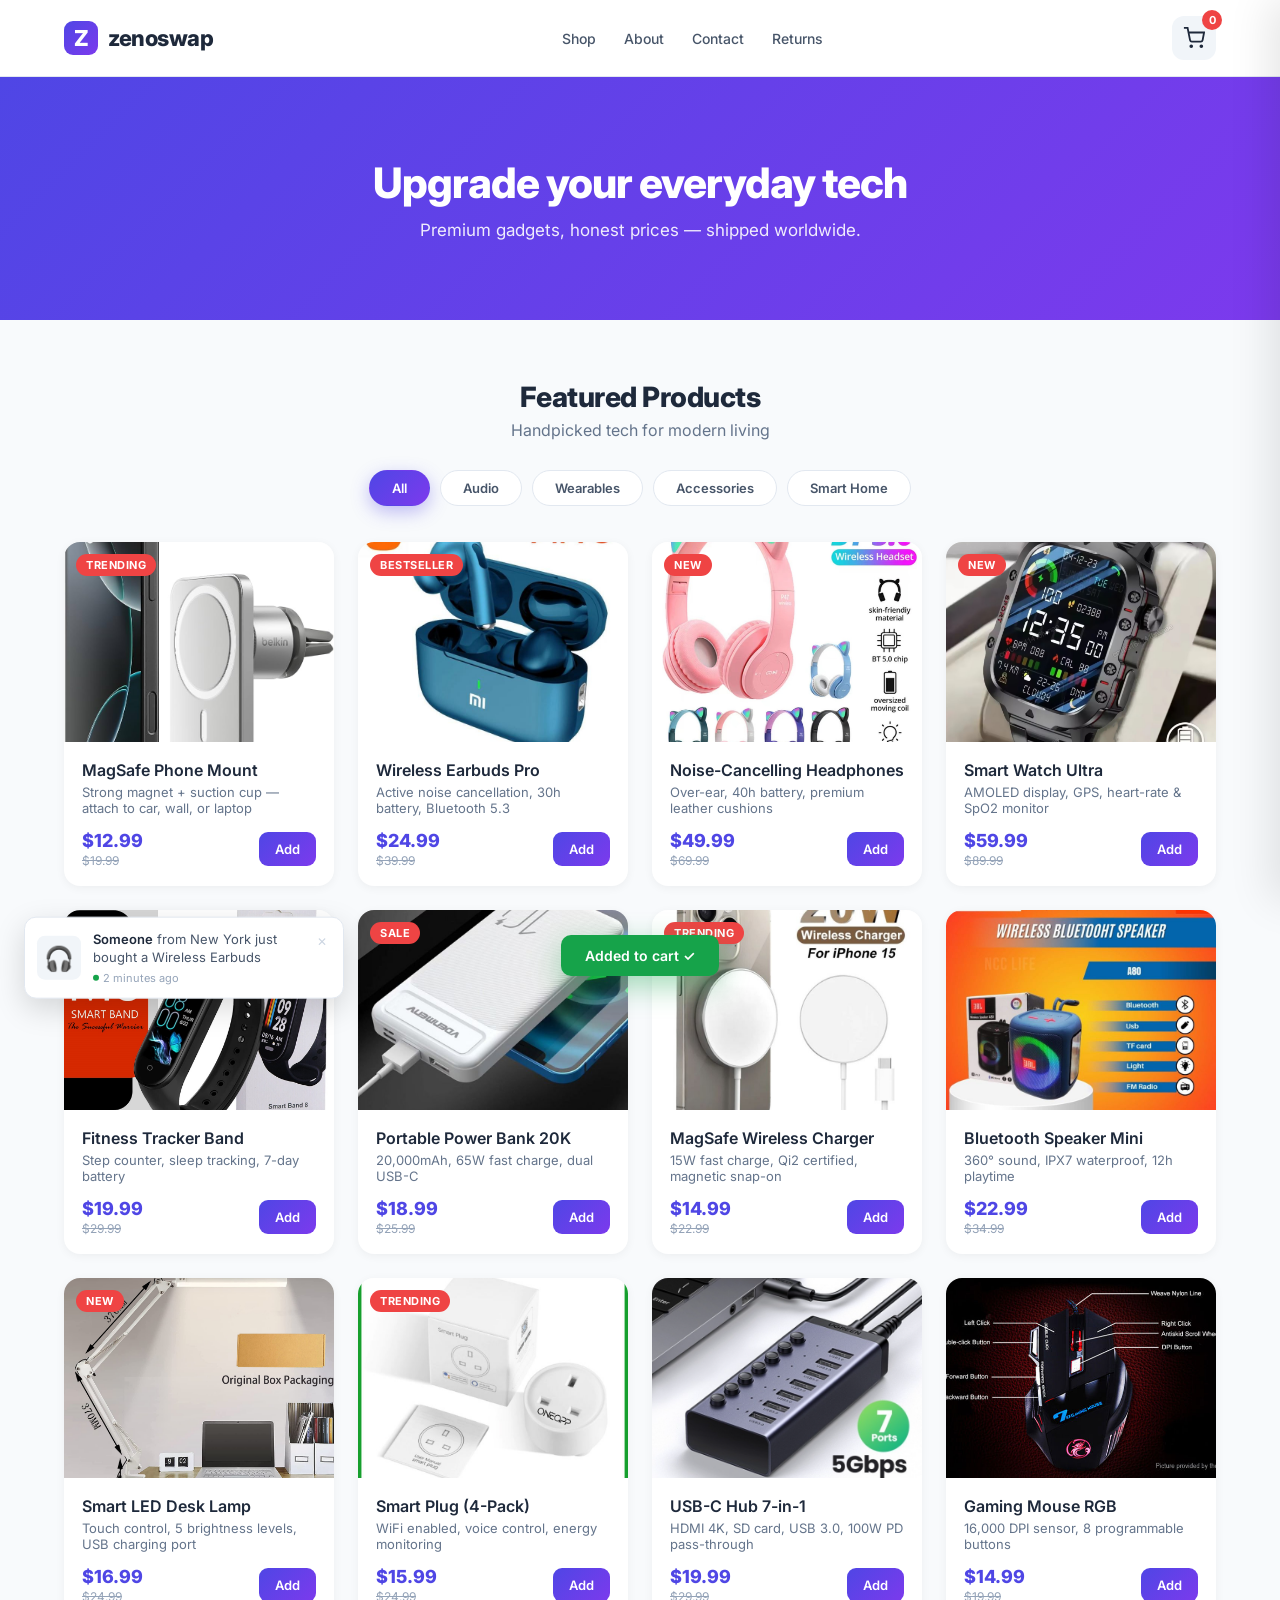
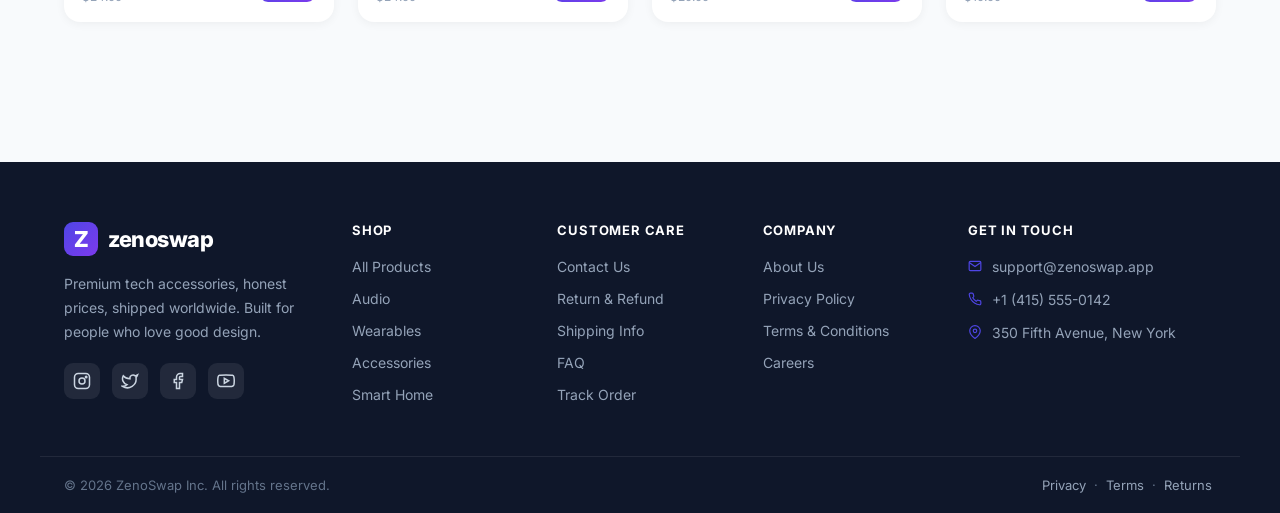
<file: index.html>
<!DOCTYPE html>
<html lang="en">
<head>
<meta charset="UTF-8">
<meta name="viewport" content="width=device-width, initial-scale=1.0">
<title>ZenoSwap — Modern Tech Store</title>
<link rel="icon" type="image/svg+xml" href="favicon.svg">
<link rel="stylesheet" href="style.css">
</head>
<body>

<header class="navbar">
  <div class="nav-inner">
    <a href="index.html" class="logo">
      <span class="logo-mark">Z</span>
      <span>zenoswap</span>
    </a>
    <nav class="nav-links">
      <a href="index.html">Shop</a>
      <a href="about.html">About</a>
      <a href="contact.html">Contact</a>
      <a href="returns.html">Returns</a>
    </nav>
    <button class="cart-btn" onclick="openCart()">
      <svg width="22" height="22" viewBox="0 0 24 24" fill="none" stroke="currentColor" stroke-width="2">
        <circle cx="9" cy="21" r="1"/><circle cx="20" cy="21" r="1"/>
        <path d="M1 1h4l2.68 13.39a2 2 0 0 0 2 1.61h9.72a2 2 0 0 0 2-1.61L23 6H6"/>
      </svg>
      <span class="cart-count" id="cartCount">0</span>
    </button>
  </div>
</header>

<section class="hero">
  <div class="hero-content">
    <h1>Upgrade your everyday tech</h1>
    <p>Premium gadgets, honest prices — shipped worldwide.</p>
  </div>
</section>

<section class="products">
  <div class="section-head">
    <h2>Featured Products</h2>
    <p>Handpicked tech for modern living</p>
  </div>

  <div class="category-filters" id="categoryFilters">
    <button class="filter-btn active" data-cat="all" onclick="filterProducts('all', this)">All</button>
    <button class="filter-btn" data-cat="Audio" onclick="filterProducts('Audio', this)">Audio</button>
    <button class="filter-btn" data-cat="Wearables" onclick="filterProducts('Wearables', this)">Wearables</button>
    <button class="filter-btn" data-cat="Accessories" onclick="filterProducts('Accessories', this)">Accessories</button>
    <button class="filter-btn" data-cat="Smart Home" onclick="filterProducts('Smart Home', this)">Smart Home</button>
  </div>

  <div class="product-grid" id="productGrid"></div>
</section>

<!-- CART DRAWER -->
<div class="cart-overlay" id="cartOverlay" onclick="closeCart()"></div>
<aside class="cart-drawer" id="cartDrawer">
  <div class="cart-head">
    <h3>Your Cart</h3>
    <button onclick="closeCart()" class="close-cart">✕</button>
  </div>
  <div class="cart-items" id="cartItems">
    <p class="empty-cart">Your cart is empty 🛒</p>
  </div>
  <div class="cart-foot">
    <div class="cart-total">
      <span>Total</span>
      <strong id="cartTotal">$0.00</strong>
    </div>
    <button class="checkout-btn" id="checkoutBtn" onclick="goToCheckout()" disabled>
      Proceed to Checkout →
    </button>
  </div>
</aside>

<!-- SOCIAL PROOF NOTIFICATION -->
<div class="live-notification" id="liveNotification">
  <div class="live-img" id="liveImg">🎧</div>
  <div class="live-content">
    <p class="live-text" id="liveText">
      <strong>Someone</strong> from <span id="liveLocation">New York</span> just bought a <span id="liveProduct">Wireless Earbuds</span>
    </p>
    <p class="live-time" id="liveTime">2 minutes ago</p>
  </div>
  <button class="live-close" onclick="closeLiveNotif()">✕</button>
</div>

<div class="toast" id="toast">Added to cart ✓</div>

<footer class="site-footer">
  <div class="footer-inner">
    <div class="footer-col footer-brand">
      <div class="logo">
        <span class="logo-mark">Z</span>
        <span>zenoswap</span>
      </div>
      <p class="footer-desc">Premium tech accessories, honest prices, shipped worldwide. Built for people who love good design.</p>
      <div class="social-row">
        <a href="#" aria-label="Instagram"><svg width="18" height="18" viewBox="0 0 24 24" fill="none" stroke="currentColor" stroke-width="2"><rect x="2" y="2" width="20" height="20" rx="5"/><circle cx="12" cy="12" r="4"/><circle cx="17.5" cy="6.5" r="1" fill="currentColor"/></svg></a>
        <a href="#" aria-label="Twitter"><svg width="18" height="18" viewBox="0 0 24 24" fill="none" stroke="currentColor" stroke-width="2"><path d="M22 4s-.7 2.1-2 3.4c1.6 10-9.4 17.3-18 11.6 2.2.1 4.4-.6 6-2C3 15.5.5 9.6 3 5c2.2 2.6 5.6 4.1 9 4-.9-4.2 4-6.6 7-3.8 1.1 0 3-1.2 3-1.2z"/></svg></a>
        <a href="#" aria-label="Facebook"><svg width="18" height="18" viewBox="0 0 24 24" fill="none" stroke="currentColor" stroke-width="2"><path d="M18 2h-3a5 5 0 0 0-5 5v3H7v4h3v8h4v-8h3l1-4h-4V7a1 1 0 0 1 1-1h3z"/></svg></a>
        <a href="#" aria-label="YouTube"><svg width="18" height="18" viewBox="0 0 24 24" fill="none" stroke="currentColor" stroke-width="2"><path d="M22.54 6.42a2.78 2.78 0 0 0-1.94-2C18.88 4 12 4 12 4s-6.88 0-8.6.46a2.78 2.78 0 0 0-1.94 2A29 29 0 0 0 1 11.75a29 29 0 0 0 .46 5.33A2.78 2.78 0 0 0 3.4 19c1.72.46 8.6.46 8.6.46s6.88 0 8.6-.46a2.78 2.78 0 0 0 1.94-2 29 29 0 0 0 .46-5.25 29 29 0 0 0-.46-5.33z"/><polygon points="9.75 15.02 15.5 11.75 9.75 8.48 9.75 15.02"/></svg></a>
      </div>
    </div>
    <div class="footer-col">
      <h4>Shop</h4>
      <ul>
        <li><a href="index.html">All Products</a></li>
        <li><a href="#">Audio</a></li>
        <li><a href="#">Wearables</a></li>
        <li><a href="#">Accessories</a></li>
        <li><a href="#">Smart Home</a></li>
      </ul>
    </div>
    <div class="footer-col">
      <h4>Customer Care</h4>
      <ul>
        <li><a href="contact.html">Contact Us</a></li>
        <li><a href="returns.html">Return & Refund</a></li>
        <li><a href="shipping.html">Shipping Info</a></li>
        <li><a href="#">FAQ</a></li>
        <li><a href="#">Track Order</a></li>
      </ul>
    </div>
    <div class="footer-col">
      <h4>Company</h4>
      <ul>
        <li><a href="about.html">About Us</a></li>
        <li><a href="privacy.html">Privacy Policy</a></li>
        <li><a href="terms.html">Terms & Conditions</a></li>
        <li><a href="#">Careers</a></li>
      </ul>
    </div>
    <div class="footer-col">
      <h4>Get in Touch</h4>
      <ul class="contact-list">
        <li><svg width="14" height="14" viewBox="0 0 24 24" fill="none" stroke="currentColor" stroke-width="2"><path d="M4 4h16c1.1 0 2 .9 2 2v12c0 1.1-.9 2-2 2H4c-1.1 0-2-.9-2-2V6c0-1.1.9-2 2-2z"/><polyline points="22,6 12,13 2,6"/></svg>support@zenoswap.app</li>
        <li><svg width="14" height="14" viewBox="0 0 24 24" fill="none" stroke="currentColor" stroke-width="2"><path d="M22 16.92v3a2 2 0 0 1-2.18 2 19.79 19.79 0 0 1-8.63-3.07 19.5 19.5 0 0 1-6-6 19.79 19.79 0 0 1-3.07-8.67A2 2 0 0 1 4.11 2h3a2 2 0 0 1 2 1.72 12.84 12.84 0 0 0 .7 2.81 2 2 0 0 1-.45 2.11L8.09 9.91a16 16 0 0 0 6 6l1.27-1.27a2 2 0 0 1 2.11-.45 12.84 12.84 0 0 0 2.81.7A2 2 0 0 1 22 16.92z"/></svg>+1 (415) 555-0142</li>
        <li><svg width="14" height="14" viewBox="0 0 24 24" fill="none" stroke="currentColor" stroke-width="2"><path d="M21 10c0 7-9 13-9 13s-9-6-9-13a9 9 0 0 1 18 0z"/><circle cx="12" cy="10" r="3"/></svg>350 Fifth Avenue, New York</li>
      </ul>
    </div>
  </div>
  <div class="footer-bottom">
    <p>© 2026 ZenoSwap Inc. All rights reserved.</p>
    <p class="footer-legal">
      <a href="privacy.html">Privacy</a> ·
      <a href="terms.html">Terms</a> ·
      <a href="returns.html">Returns</a>
    </p>
  </div>
</footer>

<script src="script.js"></script>
</body>
</html>
</file>
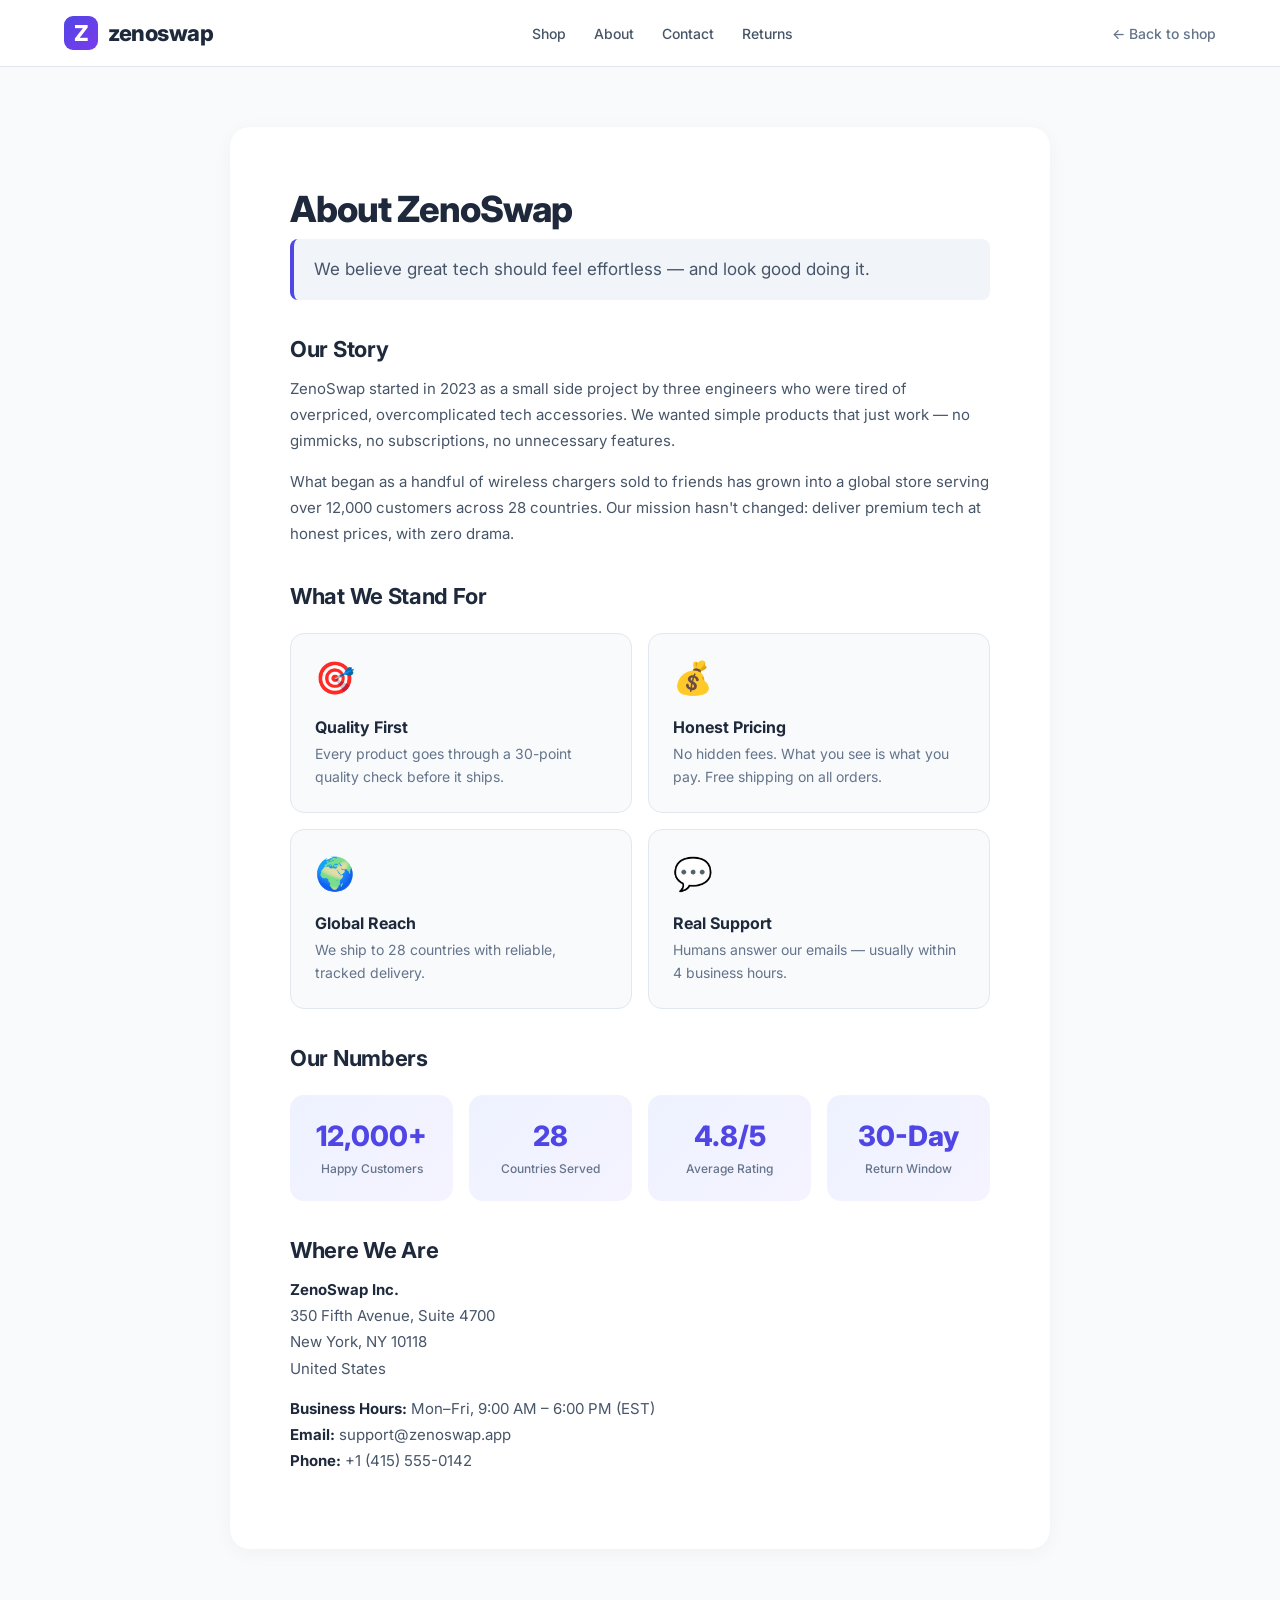
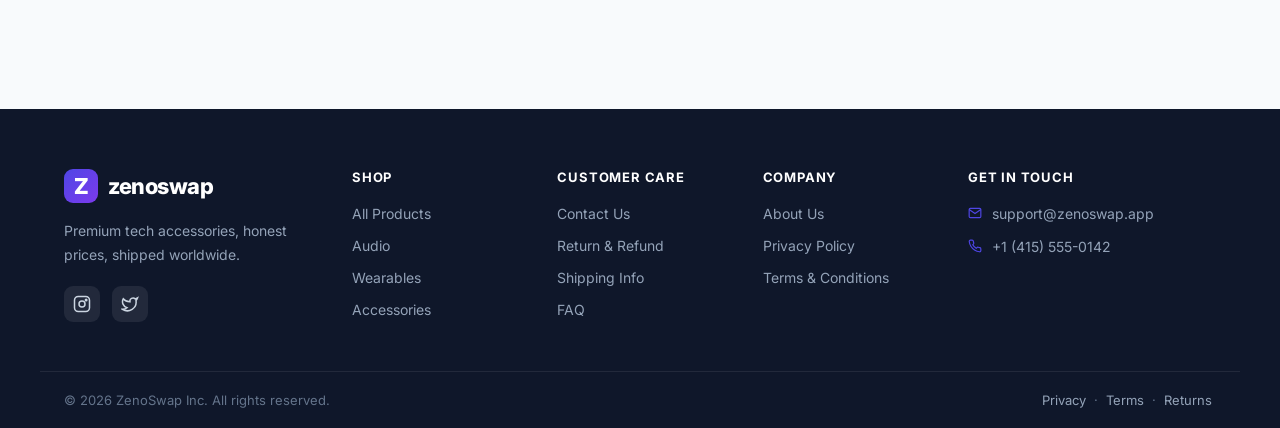
<file: about.html>
<!DOCTYPE html>
<html lang="en">
<head>
<meta charset="UTF-8">
<meta name="viewport" content="width=device-width, initial-scale=1.0">
<title>About Us — ZenoSwap</title>
<link rel="icon" type="image/svg+xml" href="favicon.svg">
<link rel="stylesheet" href="style.css">
</head>
<body>

<header class="navbar">
  <div class="nav-inner">
    <a href="index.html" class="logo"><span class="logo-mark">Z</span><span>zenoswap</span></a>
    <nav class="nav-links">
      <a href="index.html">Shop</a>
      <a href="about.html">About</a>
      <a href="contact.html">Contact</a>
      <a href="returns.html">Returns</a>
    </nav>
    <a href="index.html" class="back-link">← Back to shop</a>
  </div>
</header>

<main class="legal-page">
  <div class="legal-container">
    <h1>About ZenoSwap</h1>
    <p class="legal-lead">We believe great tech should feel effortless — and look good doing it.</p>

    <div class="legal-content">
      <h2>Our Story</h2>
      <p>ZenoSwap started in 2023 as a small side project by three engineers who were tired of overpriced, overcomplicated tech accessories. We wanted simple products that just work — no gimmicks, no subscriptions, no unnecessary features.</p>
      <p>What began as a handful of wireless chargers sold to friends has grown into a global store serving over 12,000 customers across 28 countries. Our mission hasn't changed: deliver premium tech at honest prices, with zero drama.</p>

      <h2>What We Stand For</h2>
      <div class="values-grid">
        <div class="value-card"><div class="value-icon">🎯</div><h3>Quality First</h3><p>Every product goes through a 30-point quality check before it ships.</p></div>
        <div class="value-card"><div class="value-icon">💰</div><h3>Honest Pricing</h3><p>No hidden fees. What you see is what you pay. Free shipping on all orders.</p></div>
        <div class="value-card"><div class="value-icon">🌍</div><h3>Global Reach</h3><p>We ship to 28 countries with reliable, tracked delivery.</p></div>
        <div class="value-card"><div class="value-icon">💬</div><h3>Real Support</h3><p>Humans answer our emails — usually within 4 business hours.</p></div>
      </div>

      <h2>Our Numbers</h2>
      <div class="stats-grid">
        <div class="stat"><strong>12,000+</strong><span>Happy Customers</span></div>
        <div class="stat"><strong>28</strong><span>Countries Served</span></div>
        <div class="stat"><strong>4.8/5</strong><span>Average Rating</span></div>
        <div class="stat"><strong>30-Day</strong><span>Return Window</span></div>
      </div>

      <h2>Where We Are</h2>
      <p><strong>ZenoSwap Inc.</strong><br>350 Fifth Avenue, Suite 4700<br>New York, NY 10118<br>United States</p>
      <p><strong>Business Hours:</strong> Mon–Fri, 9:00 AM – 6:00 PM (EST)<br><strong>Email:</strong> support@zenoswap.app<br><strong>Phone:</strong> +1 (415) 555-0142</p>
    </div>
  </div>
</main>

<footer class="site-footer">
  <div class="footer-inner">
    <div class="footer-col footer-brand">
      <div class="logo"><span class="logo-mark">Z</span><span>zenoswap</span></div>
      <p class="footer-desc">Premium tech accessories, honest prices, shipped worldwide.</p>
      <div class="social-row">
        <a href="#" aria-label="Instagram"><svg width="18" height="18" viewBox="0 0 24 24" fill="none" stroke="currentColor" stroke-width="2"><rect x="2" y="2" width="20" height="20" rx="5"/><circle cx="12" cy="12" r="4"/><circle cx="17.5" cy="6.5" r="1" fill="currentColor"/></svg></a>
        <a href="#" aria-label="Twitter"><svg width="18" height="18" viewBox="0 0 24 24" fill="none" stroke="currentColor" stroke-width="2"><path d="M22 4s-.7 2.1-2 3.4c1.6 10-9.4 17.3-18 11.6 2.2.1 4.4-.6 6-2C3 15.5.5 9.6 3 5c2.2 2.6 5.6 4.1 9 4-.9-4.2 4-6.6 7-3.8 1.1 0 3-1.2 3-1.2z"/></svg></a>
      </div>
    </div>
    <div class="footer-col"><h4>Shop</h4><ul><li><a href="index.html">All Products</a></li><li><a href="#">Audio</a></li><li><a href="#">Wearables</a></li><li><a href="#">Accessories</a></li></ul></div>
    <div class="footer-col"><h4>Customer Care</h4><ul><li><a href="contact.html">Contact Us</a></li><li><a href="returns.html">Return & Refund</a></li><li><a href="shipping.html">Shipping Info</a></li><li><a href="#">FAQ</a></li></ul></div>
    <div class="footer-col"><h4>Company</h4><ul><li><a href="about.html">About Us</a></li><li><a href="privacy.html">Privacy Policy</a></li><li><a href="terms.html">Terms & Conditions</a></li></ul></div>
    <div class="footer-col">
      <h4>Get in Touch</h4>
      <ul class="contact-list">
        <li><svg width="14" height="14" viewBox="0 0 24 24" fill="none" stroke="currentColor" stroke-width="2"><path d="M4 4h16c1.1 0 2 .9 2 2v12c0 1.1-.9 2-2 2H4c-1.1 0-2-.9-2-2V6c0-1.1.9-2 2-2z"/><polyline points="22,6 12,13 2,6"/></svg>support@zenoswap.app</li>
        <li><svg width="14" height="14" viewBox="0 0 24 24" fill="none" stroke="currentColor" stroke-width="2"><path d="M22 16.92v3a2 2 0 0 1-2.18 2 19.79 19.79 0 0 1-8.63-3.07 19.5 19.5 0 0 1-6-6 19.79 19.79 0 0 1-3.07-8.67A2 2 0 0 1 4.11 2h3a2 2 0 0 1 2 1.72 12.84 12.84 0 0 0 .7 2.81 2 2 0 0 1-.45 2.11L8.09 9.91a16 16 0 0 0 6 6l1.27-1.27a2 2 0 0 1 2.11-.45 12.84 12.84 0 0 0 2.81.7A2 2 0 0 1 22 16.92z"/></svg>+1 (415) 555-0142</li>
      </ul>
    </div>
  </div>
  <div class="footer-bottom">
    <p>© 2026 ZenoSwap Inc. All rights reserved.</p>
    <p class="footer-legal"><a href="privacy.html">Privacy</a> · <a href="terms.html">Terms</a> · <a href="returns.html">Returns</a></p>
  </div>
</footer>

</body>
</html>
</file>
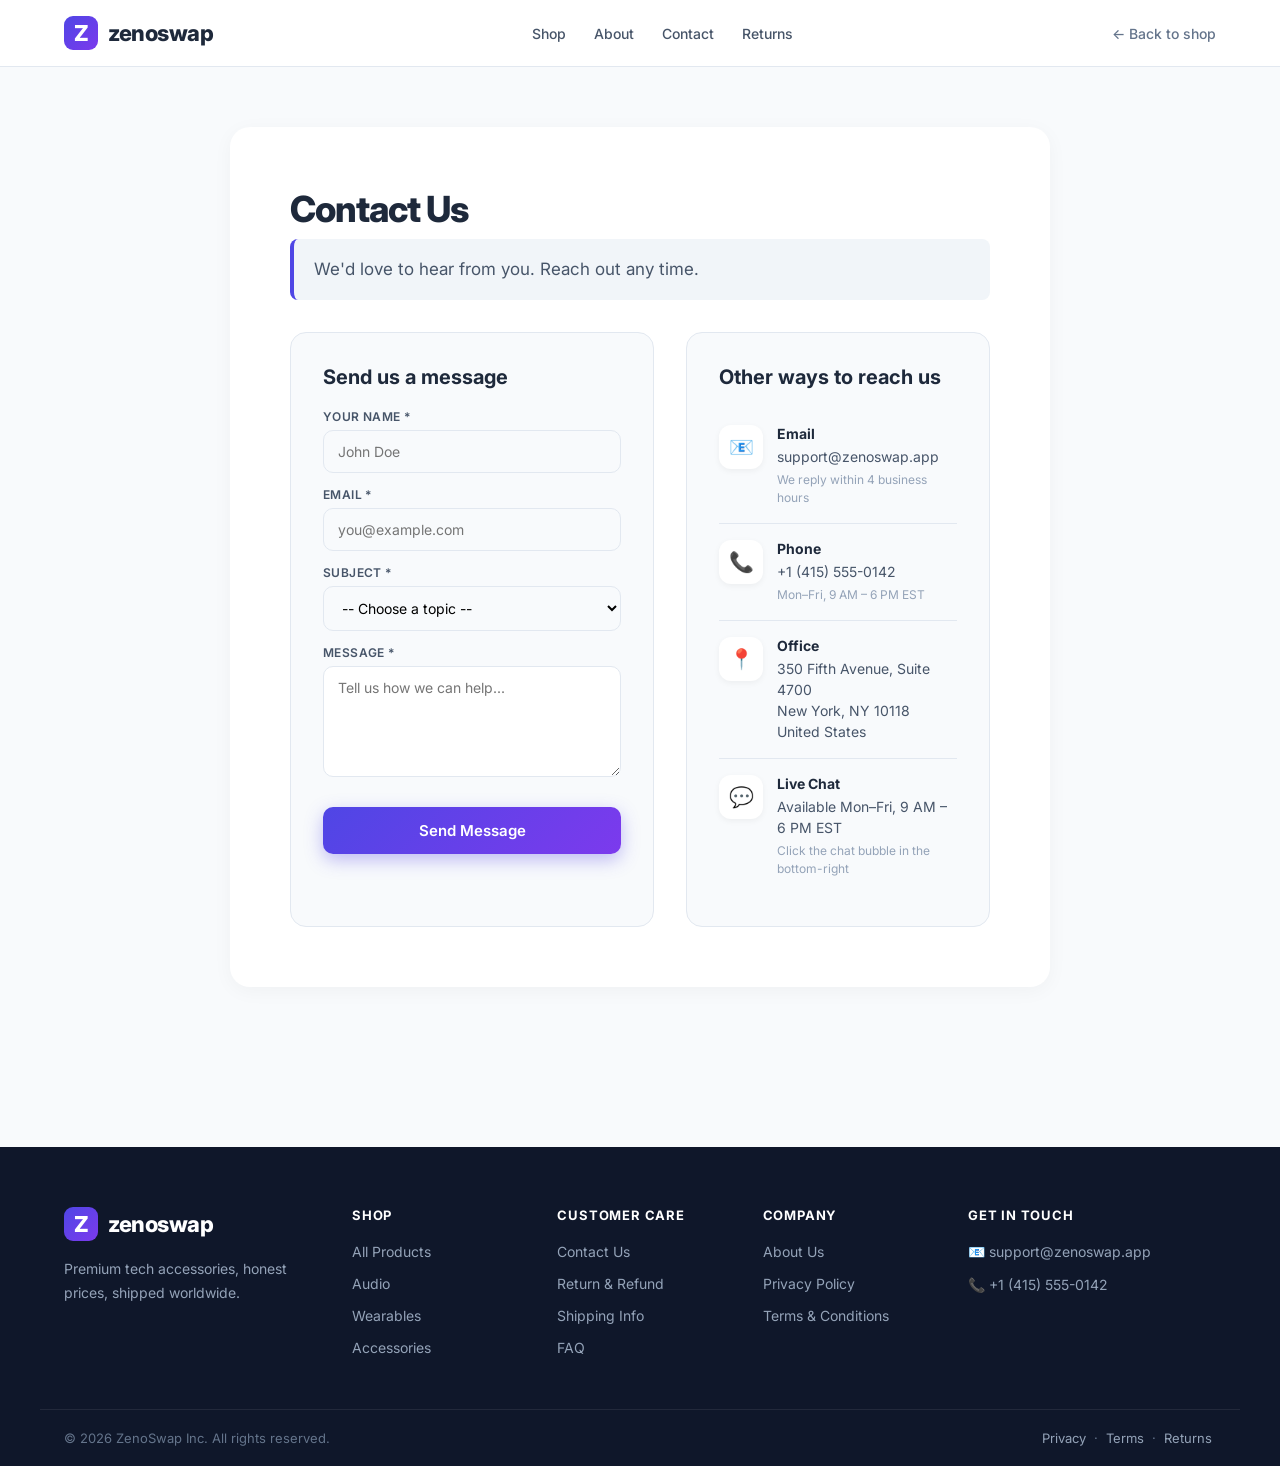
<file: contact.html>
<!DOCTYPE html>
<html lang="en">
<head>
<meta charset="UTF-8">
<meta name="viewport" content="width=device-width, initial-scale=1.0">
<title>Contact Us — ZenoSwap</title>
<link rel="icon" type="image/svg+xml" href="favicon.svg">
<link rel="stylesheet" href="style.css">
</head>
<body>

<header class="navbar">
  <div class="nav-inner">
    <a href="index.html" class="logo"><span class="logo-mark">Z</span><span>zenoswap</span></a>
    <nav class="nav-links">
      <a href="index.html">Shop</a>
      <a href="about.html">About</a>
      <a href="contact.html">Contact</a>
      <a href="returns.html">Returns</a>
    </nav>
    <a href="index.html" class="back-link">← Back to shop</a>
  </div>
</header>

<main class="legal-page">
  <div class="legal-container">
    <h1>Contact Us</h1>
    <p class="legal-lead">We'd love to hear from you. Reach out any time.</p>

    <div class="contact-grid">
      <div class="contact-form-card">
        <h2>Send us a message</h2>
        <form id="contactForm" onsubmit="handleContactSubmit(event)">
          <div class="field">
            <label>Your Name *</label>
            <div class="input-wrapper"><input type="text" id="cName" placeholder="John Doe" required></div>
          </div>
          <div class="field">
            <label>Email *</label>
            <div class="input-wrapper"><input type="email" id="cEmail" placeholder="you@example.com" required></div>
          </div>
          <div class="field">
            <label>Subject *</label>
            <div class="input-wrapper">
              <select id="cSubject" required>
                <option value="">-- Choose a topic --</option>
                <option>Order Issue</option>
                <option>Return / Refund</option>
                <option>Product Question</option>
                <option>Shipping Inquiry</option>
                <option>Other</option>
              </select>
            </div>
          </div>
          <div class="field">
            <label>Message *</label>
            <div class="input-wrapper"><textarea id="cMessage" rows="5" placeholder="Tell us how we can help..." required></textarea></div>
          </div>
          <button type="submit" class="continue-btn">Send Message</button>
          <p class="status-msg" id="contactStatus"></p>
        </form>
      </div>

      <div class="contact-info-card">
        <h2>Other ways to reach us</h2>
        <div class="contact-method">
          <div class="contact-icon">📧</div>
          <div><h3>Email</h3><p>support@zenoswap.app</p><p class="contact-note">We reply within 4 business hours</p></div>
        </div>
        <div class="contact-method">
          <div class="contact-icon">📞</div>
          <div><h3>Phone</h3><p>+1 (415) 555-0142</p><p class="contact-note">Mon–Fri, 9 AM – 6 PM EST</p></div>
        </div>
        <div class="contact-method">
          <div class="contact-icon">📍</div>
          <div><h3>Office</h3><p>350 Fifth Avenue, Suite 4700<br>New York, NY 10118<br>United States</p></div>
        </div>
        <div class="contact-method">
          <div class="contact-icon">💬</div>
          <div><h3>Live Chat</h3><p>Available Mon–Fri, 9 AM – 6 PM EST</p><p class="contact-note">Click the chat bubble in the bottom-right</p></div>
        </div>
      </div>
    </div>
  </div>
</main>

<footer class="site-footer">
  <div class="footer-inner">
    <div class="footer-col footer-brand">
      <div class="logo"><span class="logo-mark">Z</span><span>zenoswap</span></div>
      <p class="footer-desc">Premium tech accessories, honest prices, shipped worldwide.</p>
    </div>
    <div class="footer-col"><h4>Shop</h4><ul><li><a href="index.html">All Products</a></li><li><a href="#">Audio</a></li><li><a href="#">Wearables</a></li><li><a href="#">Accessories</a></li></ul></div>
    <div class="footer-col"><h4>Customer Care</h4><ul><li><a href="contact.html">Contact Us</a></li><li><a href="returns.html">Return & Refund</a></li><li><a href="#">Shipping Info</a></li><li><a href="#">FAQ</a></li></ul></div>
    <div class="footer-col"><h4>Company</h4><ul><li><a href="about.html">About Us</a></li><li><a href="privacy.html">Privacy Policy</a></li><li><a href="terms.html">Terms & Conditions</a></li></ul></div>
    <div class="footer-col">
      <h4>Get in Touch</h4>
      <ul class="contact-list">
        <li>📧 support@zenoswap.app</li>
        <li>📞 +1 (415) 555-0142</li>
      </ul>
    </div>
  </div>
  <div class="footer-bottom">
    <p>© 2026 ZenoSwap Inc. All rights reserved.</p>
    <p class="footer-legal"><a href="privacy.html">Privacy</a> · <a href="terms.html">Terms</a> · <a href="returns.html">Returns</a></p>
  </div>
</footer>

<script>
function handleContactSubmit(e) {
  e.preventDefault();
  const status = document.getElementById("contactStatus");
  status.innerText = "✅ Message sent! We'll get back to you soon.";
  status.className = "status-msg success";
  document.getElementById("contactForm").reset();
  setTimeout(() => { status.innerText = ""; status.className = "status-msg"; }, 4000);
}
</script>
</body>
</html>
</file>
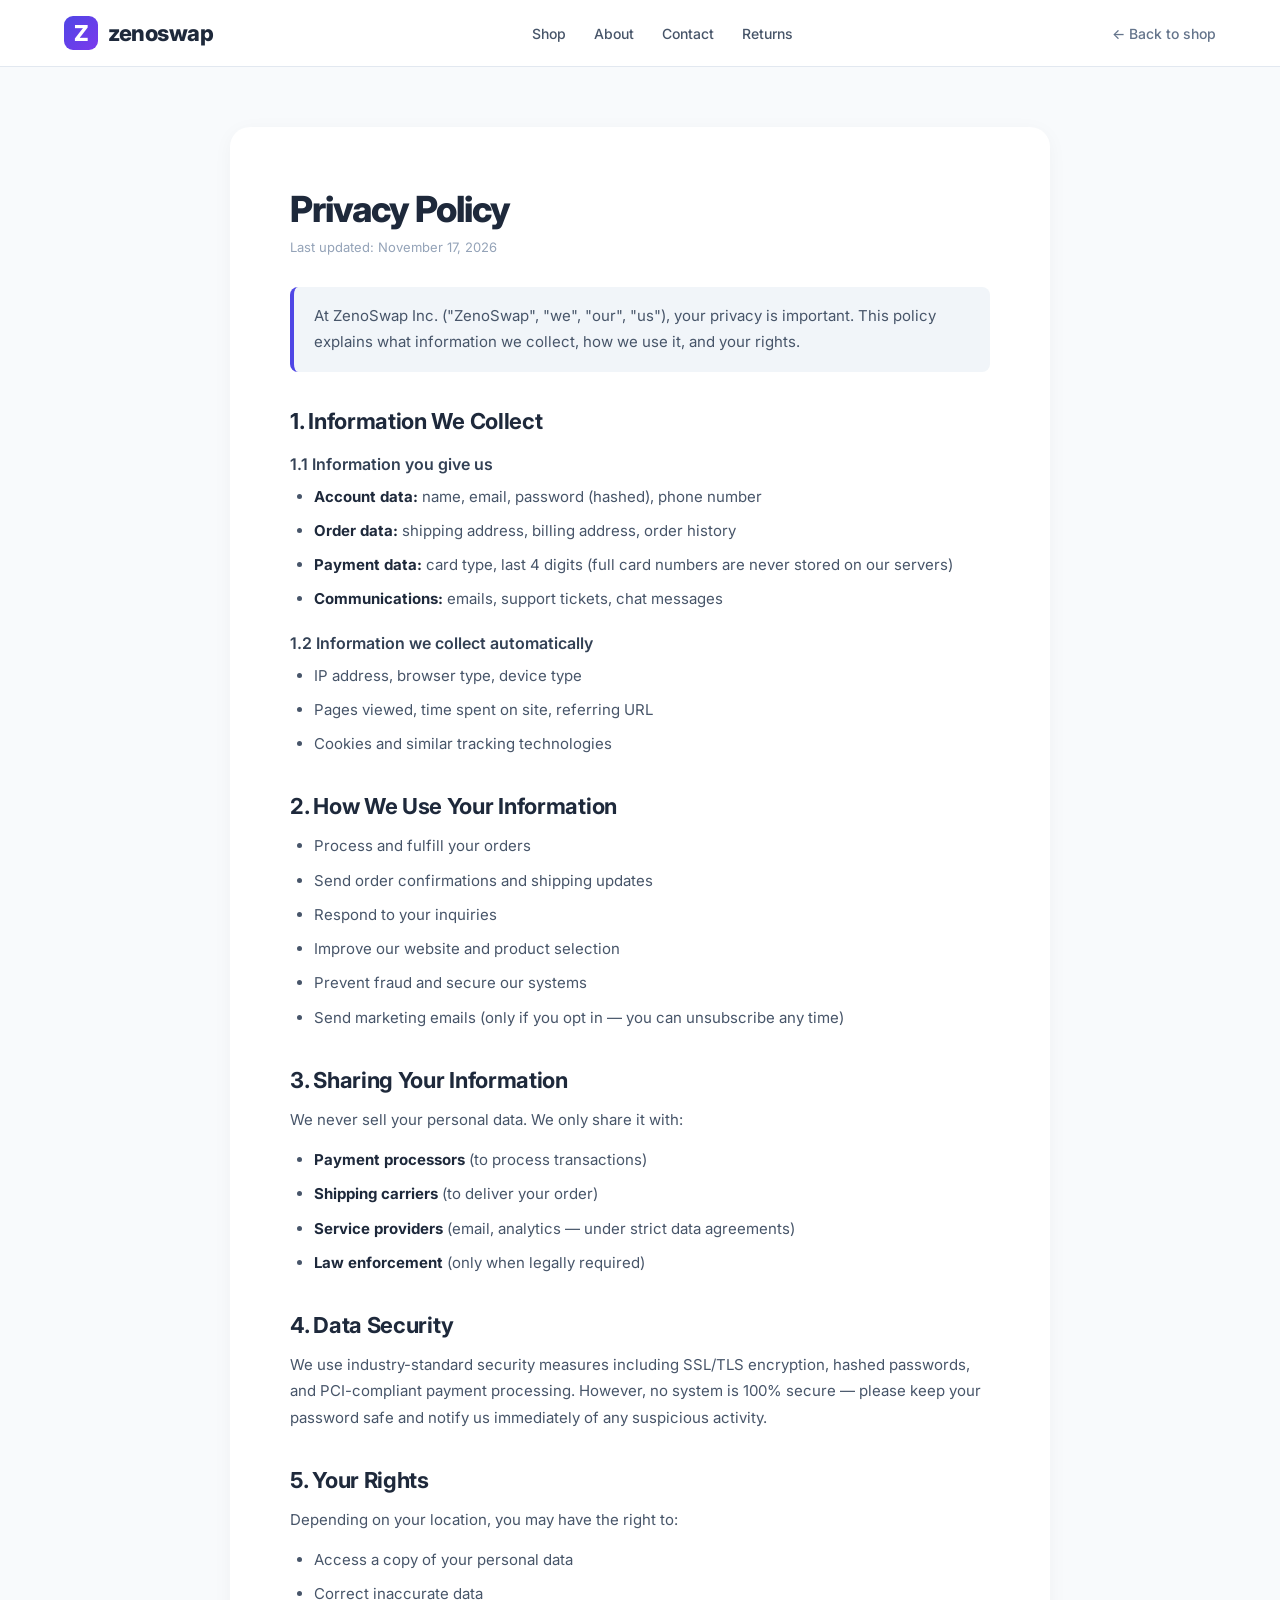
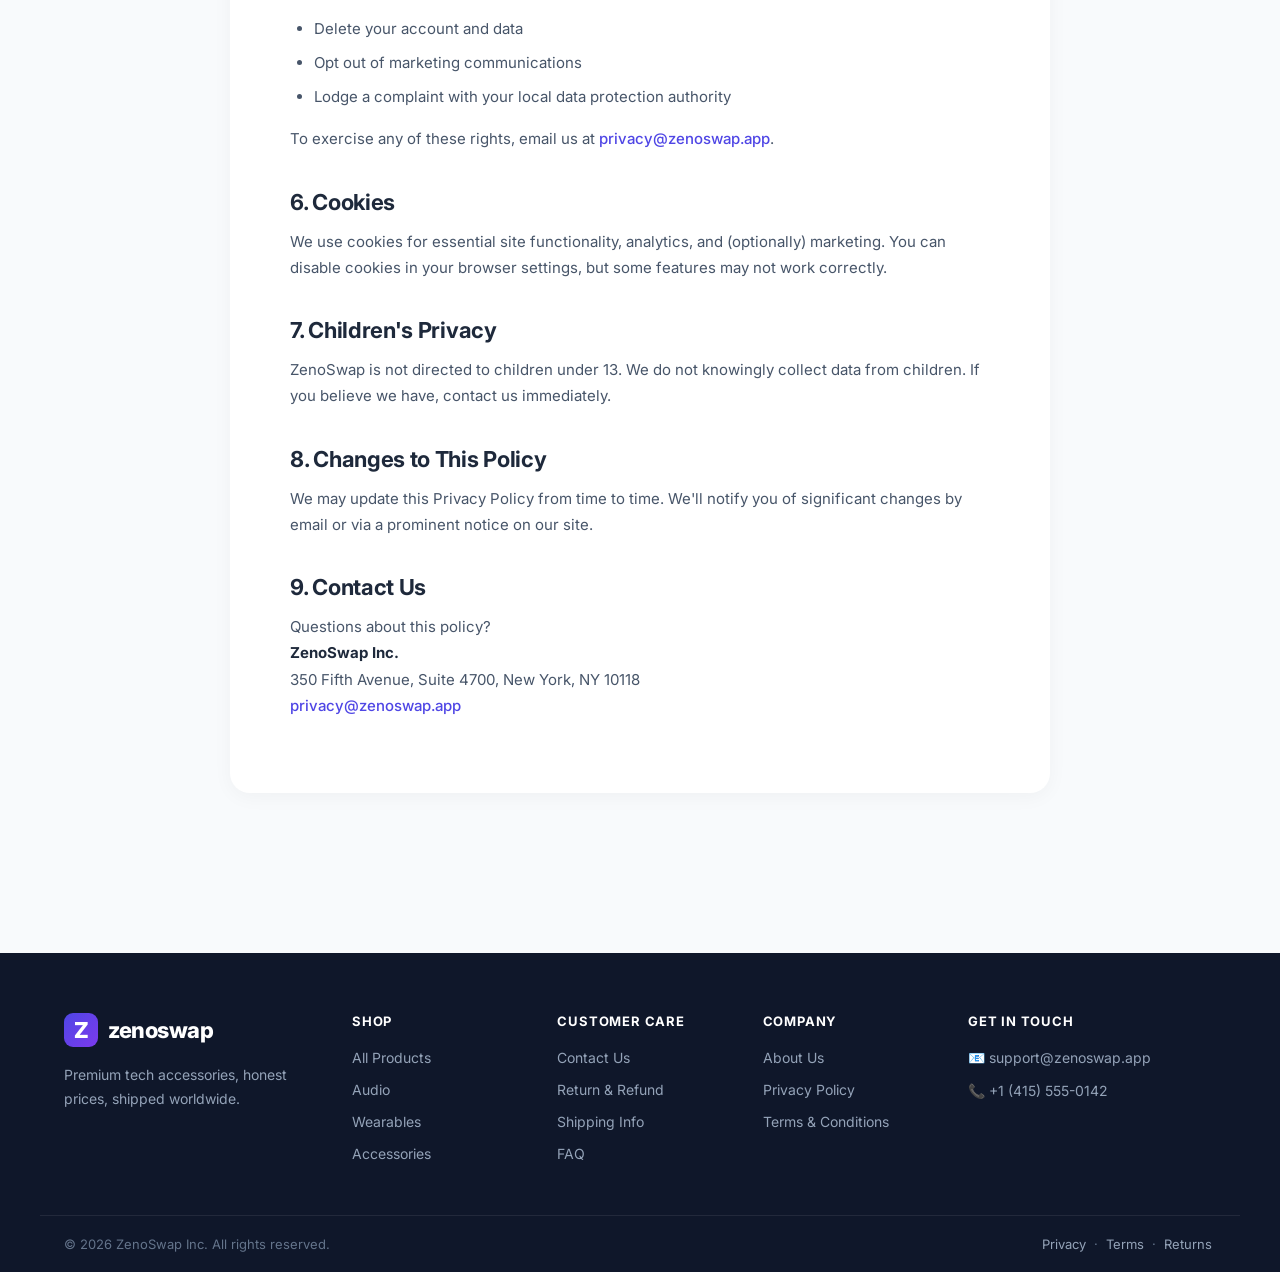
<file: privacy.html>
<!DOCTYPE html>
<html lang="en">
<head>
<meta charset="UTF-8">
<meta name="viewport" content="width=device-width, initial-scale=1.0">
<title>Privacy Policy — ZenoSwap</title>
<link rel="icon" type="image/svg+xml" href="favicon.svg">
<link rel="stylesheet" href="style.css">
</head>
<body>

<header class="navbar">
  <div class="nav-inner">
    <a href="index.html" class="logo"><span class="logo-mark">Z</span><span>zenoswap</span></a>
    <nav class="nav-links">
      <a href="index.html">Shop</a>
      <a href="about.html">About</a>
      <a href="contact.html">Contact</a>
      <a href="returns.html">Returns</a>
    </nav>
    <a href="index.html" class="back-link">← Back to shop</a>
  </div>
</header>

<main class="legal-page">
  <div class="legal-container">
    <h1>Privacy Policy</h1>
    <p class="legal-updated">Last updated: November 17, 2026</p>

    <div class="legal-content">
      <p class="legal-lead">At ZenoSwap Inc. ("ZenoSwap", "we", "our", "us"), your privacy is important. This policy explains what information we collect, how we use it, and your rights.</p>

      <h2>1. Information We Collect</h2>
      <h3>1.1 Information you give us</h3>
      <ul>
        <li><strong>Account data:</strong> name, email, password (hashed), phone number</li>
        <li><strong>Order data:</strong> shipping address, billing address, order history</li>
        <li><strong>Payment data:</strong> card type, last 4 digits (full card numbers are never stored on our servers)</li>
        <li><strong>Communications:</strong> emails, support tickets, chat messages</li>
      </ul>
      <h3>1.2 Information we collect automatically</h3>
      <ul>
        <li>IP address, browser type, device type</li>
        <li>Pages viewed, time spent on site, referring URL</li>
        <li>Cookies and similar tracking technologies</li>
      </ul>

      <h2>2. How We Use Your Information</h2>
      <ul>
        <li>Process and fulfill your orders</li>
        <li>Send order confirmations and shipping updates</li>
        <li>Respond to your inquiries</li>
        <li>Improve our website and product selection</li>
        <li>Prevent fraud and secure our systems</li>
        <li>Send marketing emails (only if you opt in — you can unsubscribe any time)</li>
      </ul>

      <h2>3. Sharing Your Information</h2>
      <p>We never sell your personal data. We only share it with:</p>
      <ul>
        <li><strong>Payment processors</strong> (to process transactions)</li>
        <li><strong>Shipping carriers</strong> (to deliver your order)</li>
        <li><strong>Service providers</strong> (email, analytics — under strict data agreements)</li>
        <li><strong>Law enforcement</strong> (only when legally required)</li>
      </ul>

      <h2>4. Data Security</h2>
      <p>We use industry-standard security measures including SSL/TLS encryption, hashed passwords, and PCI-compliant payment processing. However, no system is 100% secure — please keep your password safe and notify us immediately of any suspicious activity.</p>

      <h2>5. Your Rights</h2>
      <p>Depending on your location, you may have the right to:</p>
      <ul>
        <li>Access a copy of your personal data</li>
        <li>Correct inaccurate data</li>
        <li>Delete your account and data</li>
        <li>Opt out of marketing communications</li>
        <li>Lodge a complaint with your local data protection authority</li>
      </ul>
      <p>To exercise any of these rights, email us at <a href="mailto:privacy@zenoswap.app">privacy@zenoswap.app</a>.</p>

      <h2>6. Cookies</h2>
      <p>We use cookies for essential site functionality, analytics, and (optionally) marketing. You can disable cookies in your browser settings, but some features may not work correctly.</p>

      <h2>7. Children's Privacy</h2>
      <p>ZenoSwap is not directed to children under 13. We do not knowingly collect data from children. If you believe we have, contact us immediately.</p>

      <h2>8. Changes to This Policy</h2>
      <p>We may update this Privacy Policy from time to time. We'll notify you of significant changes by email or via a prominent notice on our site.</p>

      <h2>9. Contact Us</h2>
      <p>Questions about this policy?<br><strong>ZenoSwap Inc.</strong><br>350 Fifth Avenue, Suite 4700, New York, NY 10118<br><a href="mailto:privacy@zenoswap.app">privacy@zenoswap.app</a></p>
    </div>
  </div>
</main>

<footer class="site-footer">
  <div class="footer-inner">
    <div class="footer-col footer-brand">
      <div class="logo"><span class="logo-mark">Z</span><span>zenoswap</span></div>
      <p class="footer-desc">Premium tech accessories, honest prices, shipped worldwide.</p>
    </div>
    <div class="footer-col"><h4>Shop</h4><ul><li><a href="index.html">All Products</a></li><li><a href="#">Audio</a></li><li><a href="#">Wearables</a></li><li><a href="#">Accessories</a></li></ul></div>
    <div class="footer-col"><h4>Customer Care</h4><ul><li><a href="contact.html">Contact Us</a></li><li><a href="returns.html">Return & Refund</a></li><li><a href="#">Shipping Info</a></li><li><a href="#">FAQ</a></li></ul></div>
    <div class="footer-col"><h4>Company</h4><ul><li><a href="about.html">About Us</a></li><li><a href="privacy.html">Privacy Policy</a></li><li><a href="terms.html">Terms & Conditions</a></li></ul></div>
    <div class="footer-col">
      <h4>Get in Touch</h4>
      <ul class="contact-list">
        <li>📧 support@zenoswap.app</li>
        <li>📞 +1 (415) 555-0142</li>
      </ul>
    </div>
  </div>
  <div class="footer-bottom">
    <p>© 2026 ZenoSwap Inc. All rights reserved.</p>
    <p class="footer-legal"><a href="privacy.html">Privacy</a> · <a href="terms.html">Terms</a> · <a href="returns.html">Returns</a></p>
  </div>
</footer>

</body>
</html>
</file>
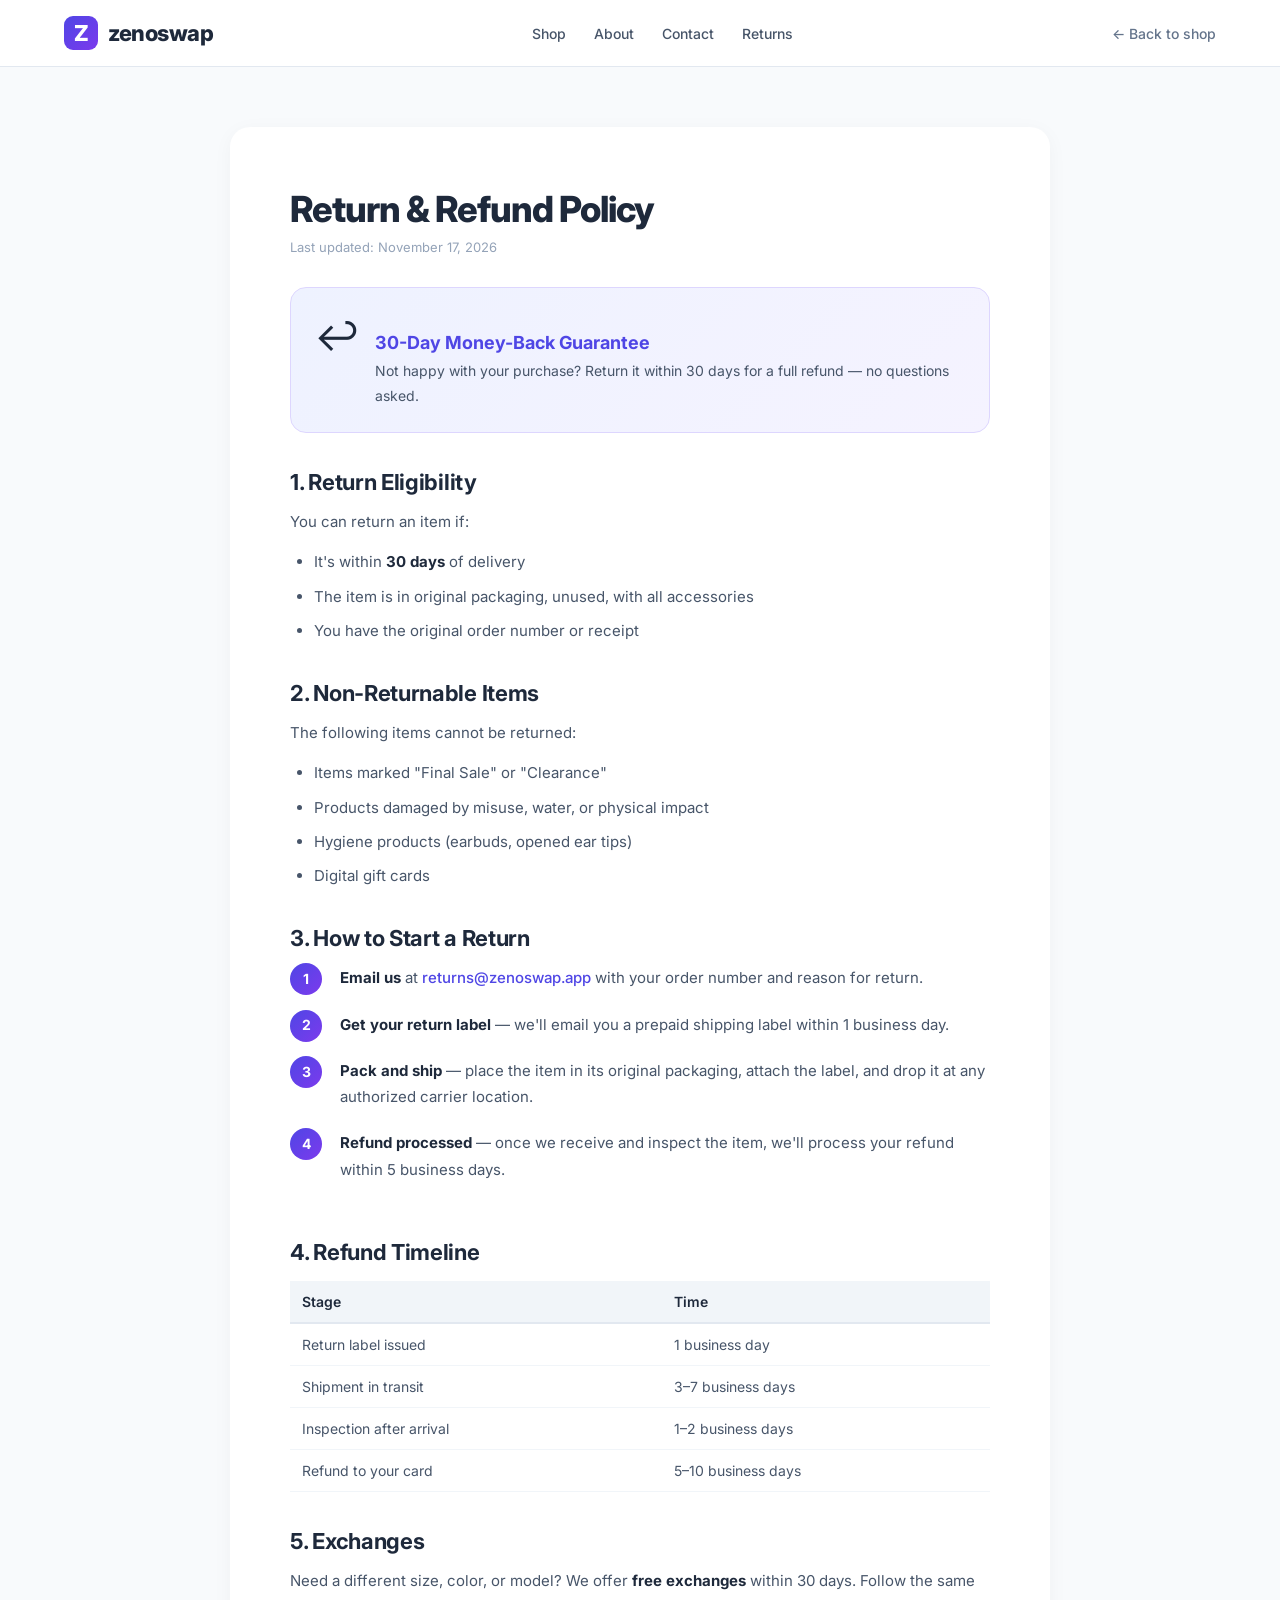
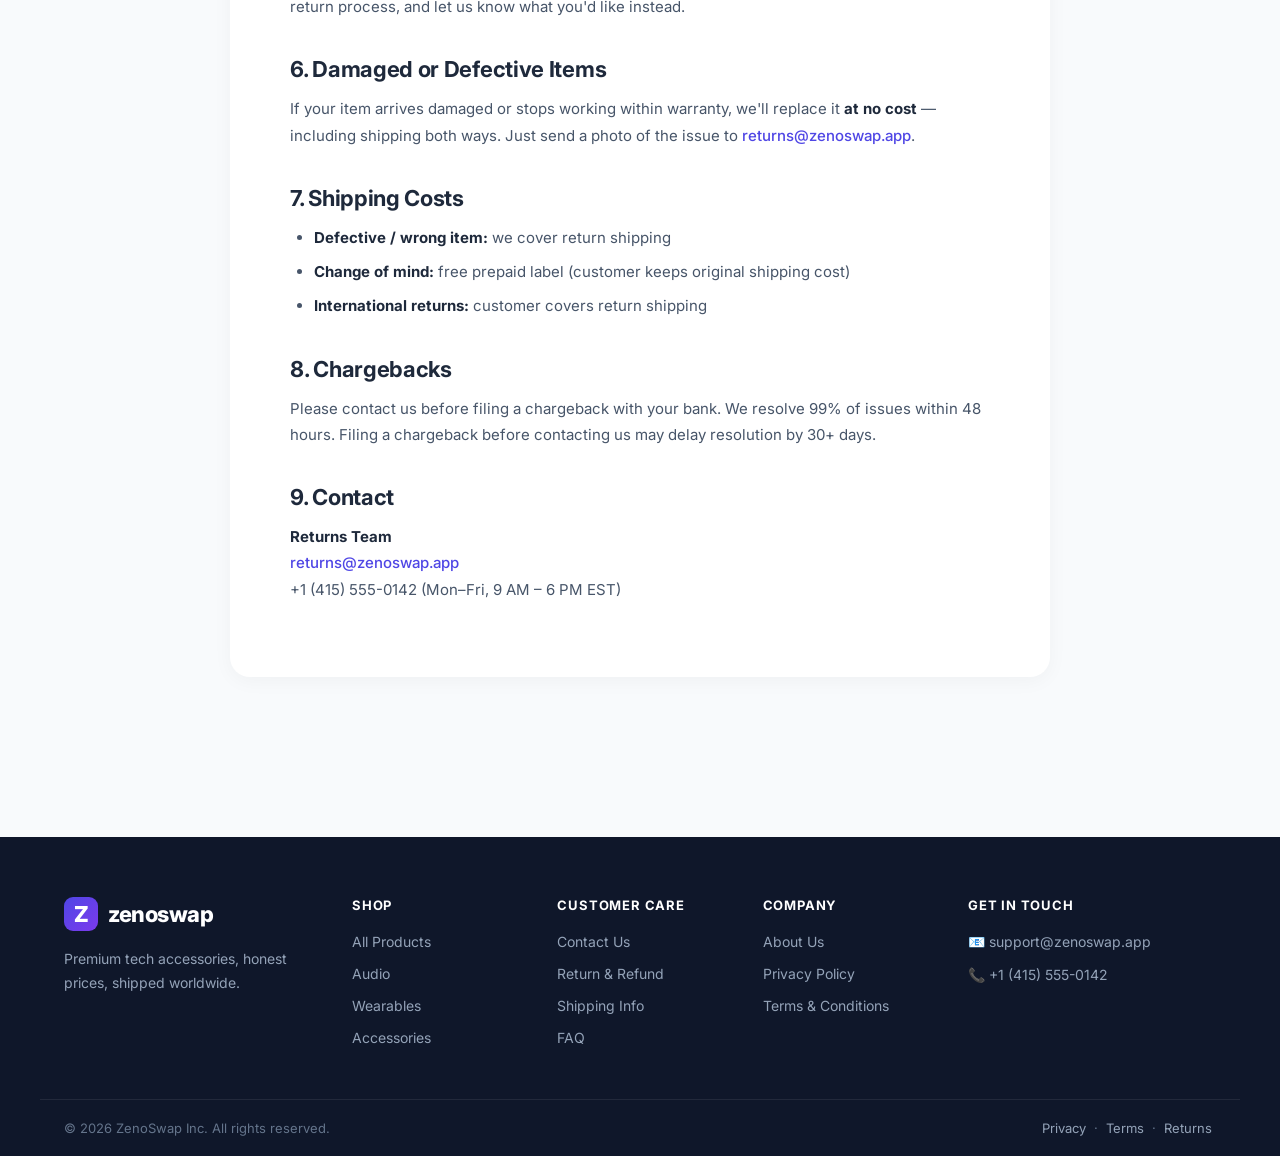
<file: returns.html>
<!DOCTYPE html>
<html lang="en">
<head>
<meta charset="UTF-8">
<meta name="viewport" content="width=device-width, initial-scale=1.0">
<title>Return & Refund Policy — ZenoSwap</title>
<link rel="icon" type="image/svg+xml" href="favicon.svg">
<link rel="stylesheet" href="style.css">
</head>
<body>

<header class="navbar">
  <div class="nav-inner">
    <a href="index.html" class="logo"><span class="logo-mark">Z</span><span>zenoswap</span></a>
    <nav class="nav-links">
      <a href="index.html">Shop</a>
      <a href="about.html">About</a>
      <a href="contact.html">Contact</a>
      <a href="returns.html">Returns</a>
    </nav>
    <a href="index.html" class="back-link">← Back to shop</a>
  </div>
</header>

<main class="legal-page">
  <div class="legal-container">
    <h1>Return & Refund Policy</h1>
    <p class="legal-updated">Last updated: November 17, 2026</p>

    <div class="legal-content">
      <div class="policy-highlight">
        <div class="policy-icon">↩️</div>
        <div>
          <h3>30-Day Money-Back Guarantee</h3>
          <p>Not happy with your purchase? Return it within 30 days for a full refund — no questions asked.</p>
        </div>
      </div>

      <h2>1. Return Eligibility</h2>
      <p>You can return an item if:</p>
      <ul>
        <li>It's within <strong>30 days</strong> of delivery</li>
        <li>The item is in original packaging, unused, with all accessories</li>
        <li>You have the original order number or receipt</li>
      </ul>

      <h2>2. Non-Returnable Items</h2>
      <p>The following items cannot be returned:</p>
      <ul>
        <li>Items marked "Final Sale" or "Clearance"</li>
        <li>Products damaged by misuse, water, or physical impact</li>
        <li>Hygiene products (earbuds, opened ear tips)</li>
        <li>Digital gift cards</li>
      </ul>

      <h2>3. How to Start a Return</h2>
      <ol class="numbered-steps">
        <li><strong>Email us</strong> at <a href="mailto:returns@zenoswap.app">returns@zenoswap.app</a> with your order number and reason for return.</li>
        <li><strong>Get your return label</strong> — we'll email you a prepaid shipping label within 1 business day.</li>
        <li><strong>Pack and ship</strong> — place the item in its original packaging, attach the label, and drop it at any authorized carrier location.</li>
        <li><strong>Refund processed</strong> — once we receive and inspect the item, we'll process your refund within 5 business days.</li>
      </ol>

      <h2>4. Refund Timeline</h2>
      <table class="policy-table">
        <thead><tr><th>Stage</th><th>Time</th></tr></thead>
        <tbody>
          <tr><td>Return label issued</td><td>1 business day</td></tr>
          <tr><td>Shipment in transit</td><td>3–7 business days</td></tr>
          <tr><td>Inspection after arrival</td><td>1–2 business days</td></tr>
          <tr><td>Refund to your card</td><td>5–10 business days</td></tr>
        </tbody>
      </table>

      <h2>5. Exchanges</h2>
      <p>Need a different size, color, or model? We offer <strong>free exchanges</strong> within 30 days. Follow the same return process, and let us know what you'd like instead.</p>

      <h2>6. Damaged or Defective Items</h2>
      <p>If your item arrives damaged or stops working within warranty, we'll replace it <strong>at no cost</strong> — including shipping both ways. Just send a photo of the issue to <a href="mailto:returns@zenoswap.app">returns@zenoswap.app</a>.</p>

      <h2>7. Shipping Costs</h2>
      <ul>
        <li><strong>Defective / wrong item:</strong> we cover return shipping</li>
        <li><strong>Change of mind:</strong> free prepaid label (customer keeps original shipping cost)</li>
        <li><strong>International returns:</strong> customer covers return shipping</li>
      </ul>

      <h2>8. Chargebacks</h2>
      <p>Please contact us before filing a chargeback with your bank. We resolve 99% of issues within 48 hours. Filing a chargeback before contacting us may delay resolution by 30+ days.</p>

      <h2>9. Contact</h2>
      <p><strong>Returns Team</strong><br><a href="mailto:returns@zenoswap.app">returns@zenoswap.app</a><br>+1 (415) 555-0142 (Mon–Fri, 9 AM – 6 PM EST)</p>
    </div>
  </div>
</main>

<footer class="site-footer">
  <div class="footer-inner">
    <div class="footer-col footer-brand">
      <div class="logo"><span class="logo-mark">Z</span><span>zenoswap</span></div>
      <p class="footer-desc">Premium tech accessories, honest prices, shipped worldwide.</p>
    </div>
    <div class="footer-col"><h4>Shop</h4><ul><li><a href="index.html">All Products</a></li><li><a href="#">Audio</a></li><li><a href="#">Wearables</a></li><li><a href="#">Accessories</a></li></ul></div>
    <div class="footer-col"><h4>Customer Care</h4><ul><li><a href="contact.html">Contact Us</a></li><li><a href="returns.html">Return & Refund</a></li><li><a href="#">Shipping Info</a></li><li><a href="#">FAQ</a></li></ul></div>
    <div class="footer-col"><h4>Company</h4><ul><li><a href="about.html">About Us</a></li><li><a href="privacy.html">Privacy Policy</a></li><li><a href="terms.html">Terms & Conditions</a></li></ul></div>
    <div class="footer-col">
      <h4>Get in Touch</h4>
      <ul class="contact-list">
        <li>📧 support@zenoswap.app</li>
        <li>📞 +1 (415) 555-0142</li>
      </ul>
    </div>
  </div>
  <div class="footer-bottom">
    <p>© 2026 ZenoSwap Inc. All rights reserved.</p>
    <p class="footer-legal"><a href="privacy.html">Privacy</a> · <a href="terms.html">Terms</a> · <a href="returns.html">Returns</a></p>
  </div>
</footer>

</body>
</html>
</file>
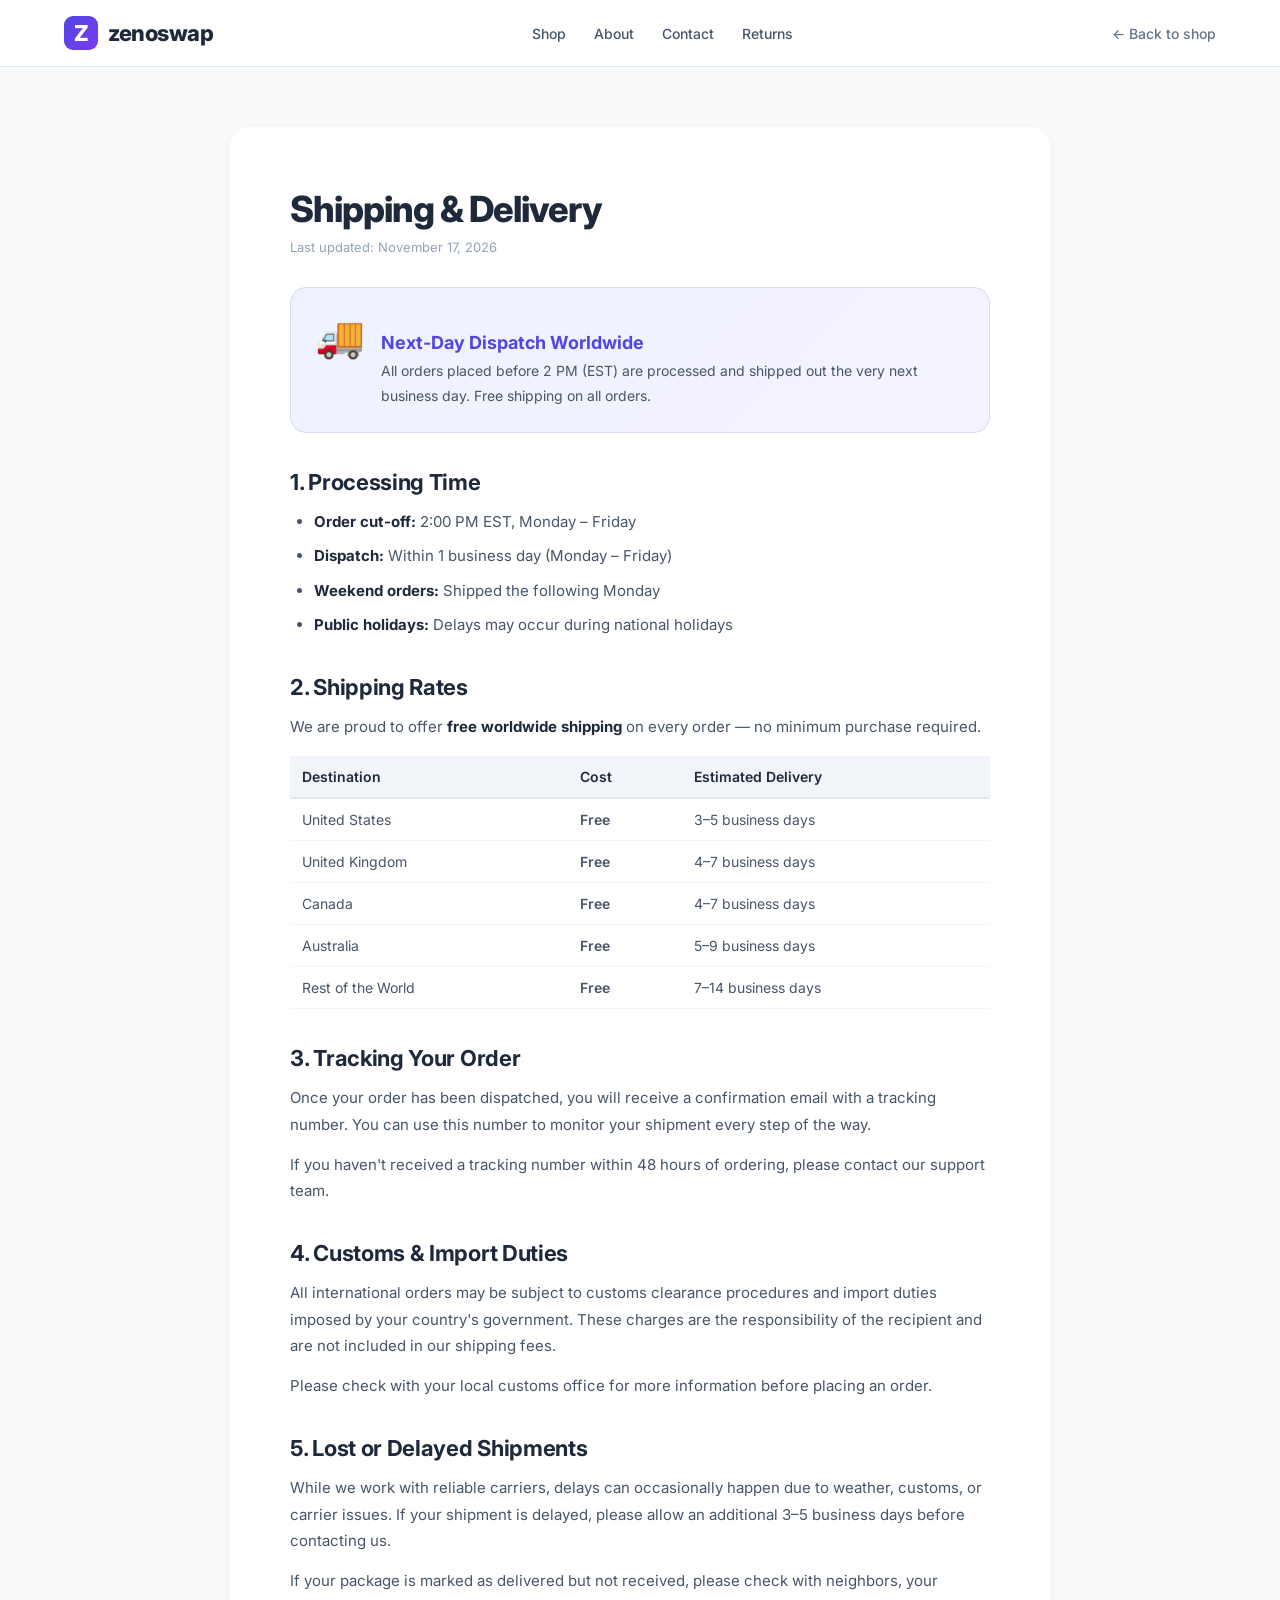
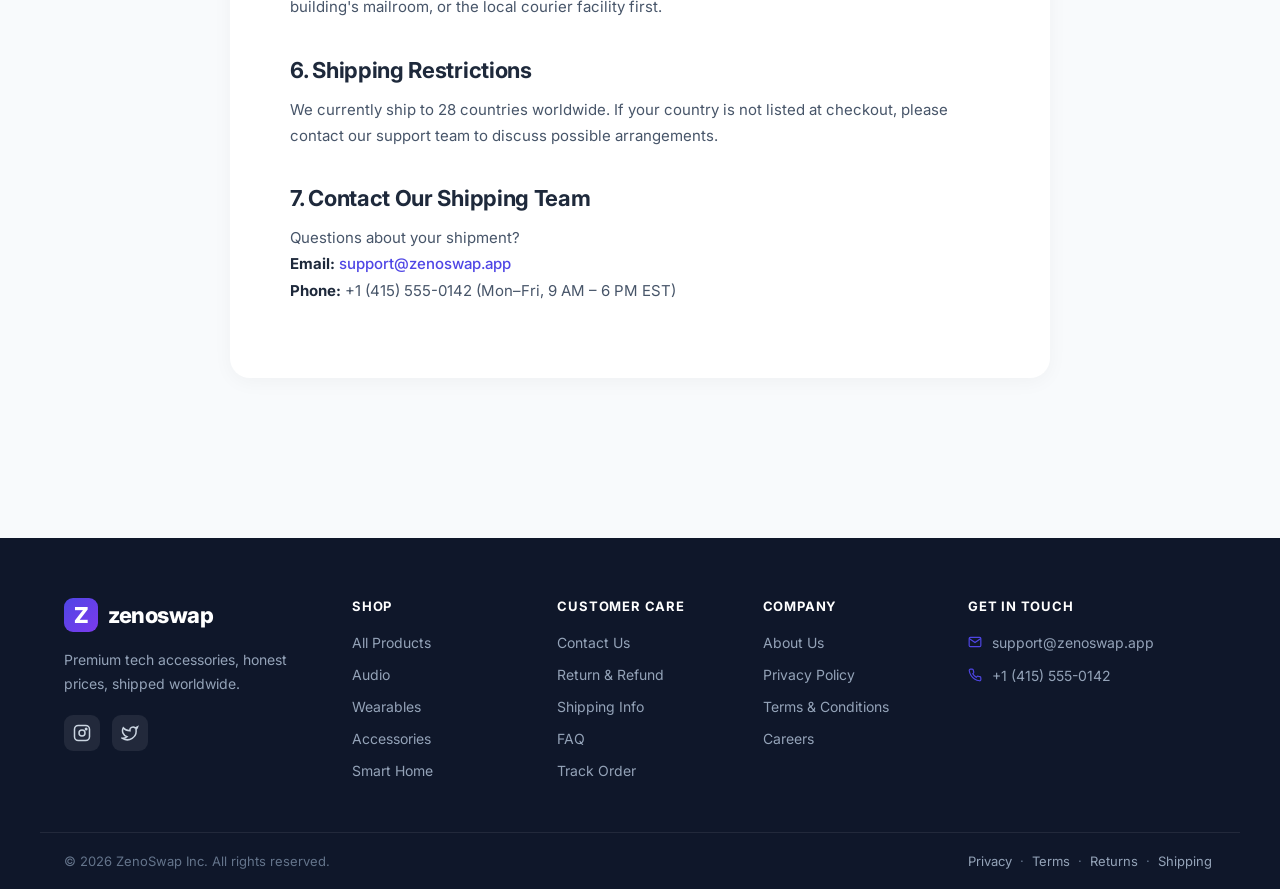
<file: shipping.html>
<!DOCTYPE html>
<html lang="en">
<head>
<meta charset="UTF-8">
<meta name="viewport" content="width=device-width, initial-scale=1.0">
<title>Shipping & Delivery — ZenoSwap</title>
<link rel="icon" type="image/svg+xml" href="favicon.svg">
<link rel="stylesheet" href="style.css">
</head>
<body>

<header class="navbar">
  <div class="nav-inner">
    <a href="index.html" class="logo"><span class="logo-mark">Z</span><span>zenoswap</span></a>
    <nav class="nav-links">
      <a href="index.html">Shop</a>
      <a href="about.html">About</a>
      <a href="contact.html">Contact</a>
      <a href="returns.html">Returns</a>
    </nav>
    <a href="index.html" class="back-link">← Back to shop</a>
  </div>
</header>

<main class="legal-page">
  <div class="legal-container">
    <h1>Shipping & Delivery</h1>
    <p class="legal-updated">Last updated: November 17, 2026</p>

    <div class="legal-content">
      <div class="policy-highlight">
        <div class="policy-icon">🚚</div>
        <div>
          <h3>Next-Day Dispatch Worldwide</h3>
          <p>All orders placed before 2 PM (EST) are processed and shipped out the very next business day. Free shipping on all orders.</p>
        </div>
      </div>

      <h2>1. Processing Time</h2>
      <ul>
        <li><strong>Order cut-off:</strong> 2:00 PM EST, Monday – Friday</li>
        <li><strong>Dispatch:</strong> Within 1 business day (Monday – Friday)</li>
        <li><strong>Weekend orders:</strong> Shipped the following Monday</li>
        <li><strong>Public holidays:</strong> Delays may occur during national holidays</li>
      </ul>

      <h2>2. Shipping Rates</h2>
      <p>We are proud to offer <strong>free worldwide shipping</strong> on every order — no minimum purchase required.</p>
      <table class="policy-table">
        <thead>
          <tr><th>Destination</th><th>Cost</th><th>Estimated Delivery</th></tr>
        </thead>
        <tbody>
          <tr><td>United States</td><td class="free">Free</td><td>3–5 business days</td></tr>
          <tr><td>United Kingdom</td><td class="free">Free</td><td>4–7 business days</td></tr>
          <tr><td>Canada</td><td class="free">Free</td><td>4–7 business days</td></tr>
          <tr><td>Australia</td><td class="free">Free</td><td>5–9 business days</td></tr>
          <tr><td>Rest of the World</td><td class="free">Free</td><td>7–14 business days</td></tr>
        </tbody>
      </table>

      <h2>3. Tracking Your Order</h2>
      <p>Once your order has been dispatched, you will receive a confirmation email with a tracking number. You can use this number to monitor your shipment every step of the way.</p>
      <p>If you haven't received a tracking number within 48 hours of ordering, please contact our support team.</p>

      <h2>4. Customs & Import Duties</h2>
      <p>All international orders may be subject to customs clearance procedures and import duties imposed by your country's government. These charges are the responsibility of the recipient and are not included in our shipping fees.</p>
      <p>Please check with your local customs office for more information before placing an order.</p>

      <h2>5. Lost or Delayed Shipments</h2>
      <p>While we work with reliable carriers, delays can occasionally happen due to weather, customs, or carrier issues. If your shipment is delayed, please allow an additional 3–5 business days before contacting us.</p>
      <p>If your package is marked as delivered but not received, please check with neighbors, your building's mailroom, or the local courier facility first.</p>

      <h2>6. Shipping Restrictions</h2>
      <p>We currently ship to 28 countries worldwide. If your country is not listed at checkout, please contact our support team to discuss possible arrangements.</p>

      <h2>7. Contact Our Shipping Team</h2>
      <p>Questions about your shipment?<br>
      <strong>Email:</strong> <a href="mailto:support@zenoswap.app">support@zenoswap.app</a><br>
      <strong>Phone:</strong> +1 (415) 555-0142 (Mon–Fri, 9 AM – 6 PM EST)</p>
    </div>
  </div>
</main>

<footer class="site-footer">
  <div class="footer-inner">
    <div class="footer-col footer-brand">
      <div class="logo"><span class="logo-mark">Z</span><span>zenoswap</span></div>
      <p class="footer-desc">Premium tech accessories, honest prices, shipped worldwide.</p>
      <div class="social-row">
        <a href="#" aria-label="Instagram"><svg width="18" height="18" viewBox="0 0 24 24" fill="none" stroke="currentColor" stroke-width="2"><rect x="2" y="2" width="20" height="20" rx="5"/><circle cx="12" cy="12" r="4"/><circle cx="17.5" cy="6.5" r="1" fill="currentColor"/></svg></a>
        <a href="#" aria-label="Twitter"><svg width="18" height="18" viewBox="0 0 24 24" fill="none" stroke="currentColor" stroke-width="2"><path d="M22 4s-.7 2.1-2 3.4c1.6 10-9.4 17.3-18 11.6 2.2.1 4.4-.6 6-2C3 15.5.5 9.6 3 5c2.2 2.6 5.6 4.1 9 4-.9-4.2 4-6.6 7-3.8 1.1 0 3-1.2 3-1.2z"/></svg></a>
      </div>
    </div>
    <div class="footer-col"><h4>Shop</h4><ul><li><a href="index.html">All Products</a></li><li><a href="#">Audio</a></li><li><a href="#">Wearables</a></li><li><a href="#">Accessories</a></li><li><a href="#">Smart Home</a></li></ul></div>
    <div class="footer-col"><h4>Customer Care</h4><ul><li><a href="contact.html">Contact Us</a></li><li><a href="returns.html">Return & Refund</a></li><li><a href="shipping.html">Shipping Info</a></li><li><a href="#">FAQ</a></li><li><a href="#">Track Order</a></li></ul></div>
    <div class="footer-col"><h4>Company</h4><ul><li><a href="about.html">About Us</a></li><li><a href="privacy.html">Privacy Policy</a></li><li><a href="terms.html">Terms & Conditions</a></li><li><a href="#">Careers</a></li></ul></div>
    <div class="footer-col">
      <h4>Get in Touch</h4>
      <ul class="contact-list">
        <li><svg width="14" height="14" viewBox="0 0 24 24" fill="none" stroke="currentColor" stroke-width="2"><path d="M4 4h16c1.1 0 2 .9 2 2v12c0 1.1-.9 2-2 2H4c-1.1 0-2-.9-2-2V6c0-1.1.9-2 2-2z"/><polyline points="22,6 12,13 2,6"/></svg>support@zenoswap.app</li>
        <li><svg width="14" height="14" viewBox="0 0 24 24" fill="none" stroke="currentColor" stroke-width="2"><path d="M22 16.92v3a2 2 0 0 1-2.18 2 19.79 19.79 0 0 1-8.63-3.07 19.5 19.5 0 0 1-6-6 19.79 19.79 0 0 1-3.07-8.67A2 2 0 0 1 4.11 2h3a2 2 0 0 1 2 1.72 12.84 12.84 0 0 0 .7 2.81 2 2 0 0 1-.45 2.11L8.09 9.91a16 16 0 0 0 6 6l1.27-1.27a2 2 0 0 1 2.11-.45 12.84 12.84 0 0 0 2.81.7A2 2 0 0 1 22 16.92z"/></svg>+1 (415) 555-0142</li>
      </ul>
    </div>
  </div>
  <div class="footer-bottom">
    <p>© 2026 ZenoSwap Inc. All rights reserved.</p>
    <p class="footer-legal"><a href="privacy.html">Privacy</a> · <a href="terms.html">Terms</a> · <a href="returns.html">Returns</a> · <a href="shipping.html">Shipping</a></p>
  </div>
</footer>

</body>
</html>
</file>
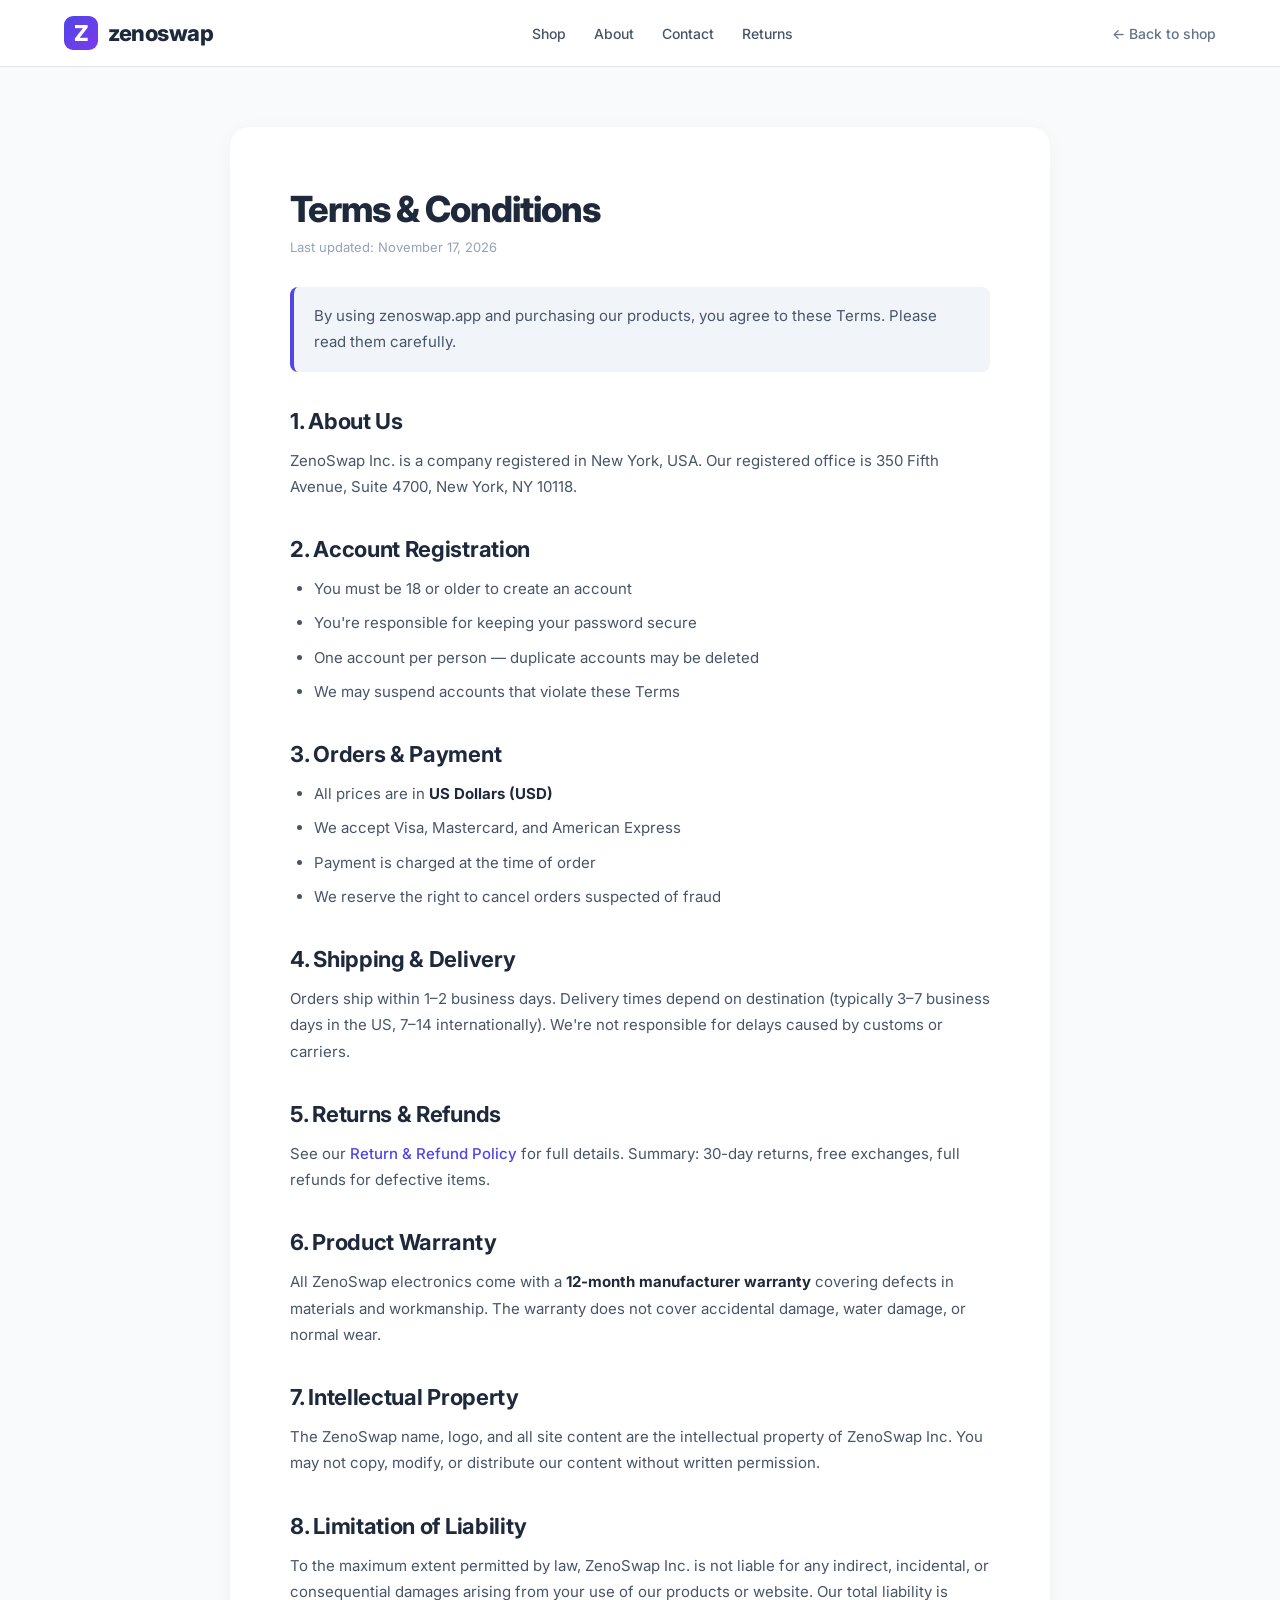
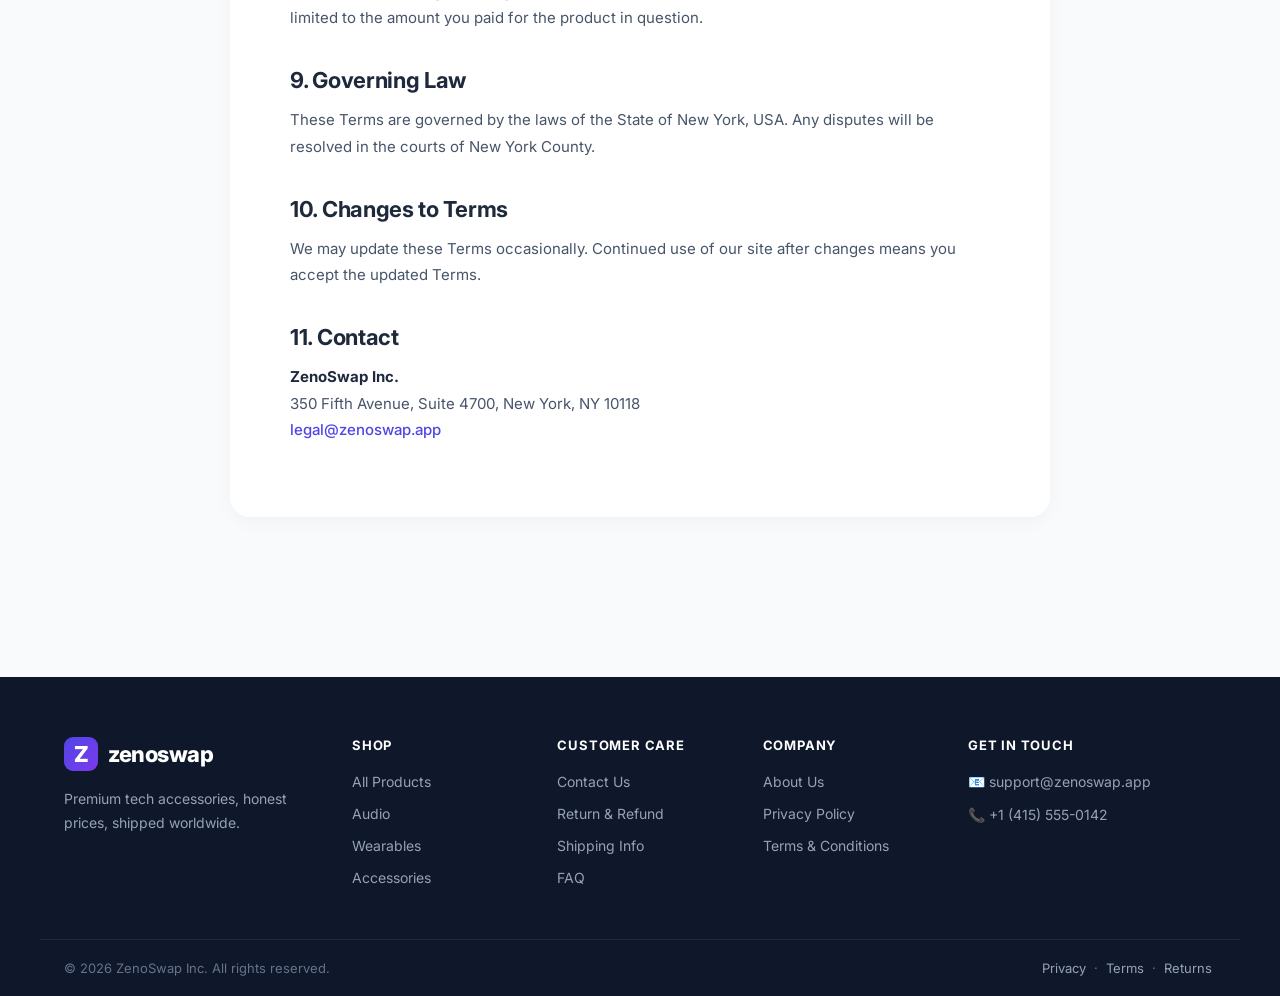
<file: terms.html>
<!DOCTYPE html>
<html lang="en">
<head>
<meta charset="UTF-8">
<meta name="viewport" content="width=device-width, initial-scale=1.0">
<title>Terms & Conditions — ZenoSwap</title>
<link rel="icon" type="image/svg+xml" href="favicon.svg">
<link rel="stylesheet" href="style.css">
</head>
<body>

<header class="navbar">
  <div class="nav-inner">
    <a href="index.html" class="logo"><span class="logo-mark">Z</span><span>zenoswap</span></a>
    <nav class="nav-links">
      <a href="index.html">Shop</a>
      <a href="about.html">About</a>
      <a href="contact.html">Contact</a>
      <a href="returns.html">Returns</a>
    </nav>
    <a href="index.html" class="back-link">← Back to shop</a>
  </div>
</header>

<main class="legal-page">
  <div class="legal-container">
    <h1>Terms & Conditions</h1>
    <p class="legal-updated">Last updated: November 17, 2026</p>

    <div class="legal-content">
      <p class="legal-lead">By using zenoswap.app and purchasing our products, you agree to these Terms. Please read them carefully.</p>

      <h2>1. About Us</h2>
      <p>ZenoSwap Inc. is a company registered in New York, USA. Our registered office is 350 Fifth Avenue, Suite 4700, New York, NY 10118.</p>

      <h2>2. Account Registration</h2>
      <ul>
        <li>You must be 18 or older to create an account</li>
        <li>You're responsible for keeping your password secure</li>
        <li>One account per person — duplicate accounts may be deleted</li>
        <li>We may suspend accounts that violate these Terms</li>
      </ul>

      <h2>3. Orders & Payment</h2>
      <ul>
        <li>All prices are in <strong>US Dollars (USD)</strong></li>
        <li>We accept Visa, Mastercard, and American Express</li>
        <li>Payment is charged at the time of order</li>
        <li>We reserve the right to cancel orders suspected of fraud</li>
      </ul>

      <h2>4. Shipping & Delivery</h2>
      <p>Orders ship within 1–2 business days. Delivery times depend on destination (typically 3–7 business days in the US, 7–14 internationally). We're not responsible for delays caused by customs or carriers.</p>

      <h2>5. Returns & Refunds</h2>
      <p>See our <a href="returns.html">Return & Refund Policy</a> for full details. Summary: 30-day returns, free exchanges, full refunds for defective items.</p>

      <h2>6. Product Warranty</h2>
      <p>All ZenoSwap electronics come with a <strong>12-month manufacturer warranty</strong> covering defects in materials and workmanship. The warranty does not cover accidental damage, water damage, or normal wear.</p>

      <h2>7. Intellectual Property</h2>
      <p>The ZenoSwap name, logo, and all site content are the intellectual property of ZenoSwap Inc. You may not copy, modify, or distribute our content without written permission.</p>

      <h2>8. Limitation of Liability</h2>
      <p>To the maximum extent permitted by law, ZenoSwap Inc. is not liable for any indirect, incidental, or consequential damages arising from your use of our products or website. Our total liability is limited to the amount you paid for the product in question.</p>

      <h2>9. Governing Law</h2>
      <p>These Terms are governed by the laws of the State of New York, USA. Any disputes will be resolved in the courts of New York County.</p>

      <h2>10. Changes to Terms</h2>
      <p>We may update these Terms occasionally. Continued use of our site after changes means you accept the updated Terms.</p>

      <h2>11. Contact</h2>
      <p><strong>ZenoSwap Inc.</strong><br>350 Fifth Avenue, Suite 4700, New York, NY 10118<br><a href="mailto:legal@zenoswap.app">legal@zenoswap.app</a></p>
    </div>
  </div>
</main>

<footer class="site-footer">
  <div class="footer-inner">
    <div class="footer-col footer-brand">
      <div class="logo"><span class="logo-mark">Z</span><span>zenoswap</span></div>
      <p class="footer-desc">Premium tech accessories, honest prices, shipped worldwide.</p>
    </div>
    <div class="footer-col"><h4>Shop</h4><ul><li><a href="index.html">All Products</a></li><li><a href="#">Audio</a></li><li><a href="#">Wearables</a></li><li><a href="#">Accessories</a></li></ul></div>
    <div class="footer-col"><h4>Customer Care</h4><ul><li><a href="contact.html">Contact Us</a></li><li><a href="returns.html">Return & Refund</a></li><li><a href="#">Shipping Info</a></li><li><a href="#">FAQ</a></li></ul></div>
    <div class="footer-col"><h4>Company</h4><ul><li><a href="about.html">About Us</a></li><li><a href="privacy.html">Privacy Policy</a></li><li><a href="terms.html">Terms & Conditions</a></li></ul></div>
    <div class="footer-col">
      <h4>Get in Touch</h4>
      <ul class="contact-list">
        <li>📧 support@zenoswap.app</li>
        <li>📞 +1 (415) 555-0142</li>
      </ul>
    </div>
  </div>
  <div class="footer-bottom">
    <p>© 2026 ZenoSwap Inc. All rights reserved.</p>
    <p class="footer-legal"><a href="privacy.html">Privacy</a> · <a href="terms.html">Terms</a> · <a href="returns.html">Returns</a></p>
  </div>
</footer>

</body>
</html>
</file>
<file: style.css>
@import url('https://fonts.googleapis.com/css2?family=Inter:wght@400;500;600;700;800&display=swap');

* {
  box-sizing: border-box;
  font-family: 'Inter', sans-serif;
  margin: 0;
  padding: 0;
}

body {
  background: #f8fafc;
  color: #1e293b;
}

/* ============ NAVBAR ============ */
.navbar {
  background: white;
  border-bottom: 1px solid #e2e8f0;
  position: sticky;
  top: 0;
  z-index: 100;
}

.nav-inner {
  max-width: 1200px;
  margin: 0 auto;
  padding: 16px 24px;
  display: flex;
  align-items: center;
  justify-content: space-between;
  gap: 20px;
}

.logo {
  display: flex;
  align-items: center;
  gap: 10px;
  font-size: 22px;
  font-weight: 800;
  color: #1e293b;
  text-decoration: none;
  letter-spacing: -0.5px;
}

.logo-mark {
  width: 34px;
  height: 34px;
  background: linear-gradient(135deg, #4f46e5, #7c3aed);
  color: white;
  border-radius: 9px;
  display: flex;
  align-items: center;
  justify-content: center;
  font-weight: 800;
}

.nav-links {
  display: flex;
  gap: 28px;
  flex: 1;
  justify-content: center;
}

.nav-links a {
  color: #475569;
  text-decoration: none;
  font-weight: 500;
  font-size: 14px;
  transition: color 0.2s;
}

.nav-links a:hover { color: #4f46e5; }

.cart-btn {
  position: relative;
  background: #f1f5f9;
  border: none;
  width: 44px;
  height: 44px;
  border-radius: 12px;
  cursor: pointer;
  display: flex;
  align-items: center;
  justify-content: center;
  color: #1e293b;
  transition: 0.2s;
}
.cart-btn:hover { background: #e2e8f0; }

.cart-count {
  position: absolute;
  top: -6px;
  right: -6px;
  background: #ef4444;
  color: white;
  font-size: 11px;
  font-weight: 700;
  min-width: 20px;
  height: 20px;
  border-radius: 10px;
  display: flex;
  align-items: center;
  justify-content: center;
  padding: 0 5px;
}

/* ============ HERO ============ */
.hero {
  background: linear-gradient(135deg, #4f46e5, #7c3aed);
  color: white;
  padding: 80px 24px;
  text-align: center;
}

.hero-content h1 {
  font-size: 42px;
  font-weight: 800;
  margin-bottom: 12px;
  letter-spacing: -1px;
}

.hero-content p { font-size: 17px; opacity: 0.9; }

/* ============ PRODUCTS ============ */
.products {
  max-width: 1200px;
  margin: 0 auto;
  padding: 60px 24px;
}

.section-head { text-align: center; margin-bottom: 30px; }
.section-head h2 { font-size: 28px; font-weight: 800; letter-spacing: -0.5px; color: #1e293b; }
.section-head p { color: #64748b; margin-top: 6px; }

/* ============ CATEGORY FILTERS ============ */
.category-filters {
  display: flex;
  justify-content: center;
  gap: 10px;
  margin-bottom: 36px;
  flex-wrap: wrap;
}

.filter-btn {
  padding: 9px 22px;
  border: 1.5px solid #e2e8f0;
  background: white;
  color: #475569;
  border-radius: 30px;
  font-size: 13px;
  font-weight: 600;
  cursor: pointer;
  transition: all 0.2s ease;
  font-family: inherit;
}

.filter-btn:hover {
  border-color: #4f46e5;
  color: #4f46e5;
  transform: translateY(-2px);
}

.filter-btn.active {
  background: linear-gradient(135deg, #4f46e5, #7c3aed);
  border-color: transparent;
  color: white;
  box-shadow: 0 6px 18px rgba(79,70,229,0.35);
}

.product-grid {
  display: grid;
  grid-template-columns: repeat(auto-fill, minmax(240px, 1fr));
  gap: 24px;
}

.product-card {
  background: white;
  border-radius: 16px;
  overflow: hidden;
  box-shadow: 0 2px 10px rgba(0,0,0,0.05);
  transition: all 0.3s ease;
  display: flex;
  flex-direction: column;
}
.product-card:hover { transform: translateY(-6px); box-shadow: 0 15px 40px rgba(0,0,0,0.12); }

.product-img {
  height: 200px;
  background: linear-gradient(135deg, #eef2ff, #f5f3ff);
  display: flex;
  align-items: center;
  justify-content: center;
  font-size: 64px;
  position: relative;
  overflow: hidden;
}

.product-badge {
  position: absolute;
  top: 12px;
  left: 12px;
  background: #ef4444;
  color: white;
  font-size: 11px;
  font-weight: 700;
  padding: 4px 10px;
  border-radius: 20px;
  text-transform: uppercase;
  letter-spacing: 0.5px;
  z-index: 2;
}

.product-photo {
  width: 100%;
  height: 100%;
  object-fit: cover;
  display: block;
  transition: transform 0.4s ease;
}

.product-card:hover .product-photo {
  transform: scale(1.08);
}

.product-body { padding: 18px; flex: 1; display: flex; flex-direction: column; }
.product-name { font-size: 16px; font-weight: 600; color: #1e293b; margin-bottom: 4px; }
.product-desc { font-size: 13px; color: #64748b; margin-bottom: 14px; flex: 1; }
.product-foot { display: flex; justify-content: space-between; align-items: center; }

/* ============ PRICE STYLES ============ */
.price-box {
  display: flex;
  flex-direction: column;
  gap: 2px;
}

.product-price {
  font-size: 18px;
  font-weight: 800;
  color: #4f46e5;
}

.product-old-price {
  font-size: 12px;
  color: #94a3b8;
  text-decoration: line-through;
}

.add-btn {
  background: linear-gradient(135deg, #4f46e5, #7c3aed);
  color: white;
  border: none;
  padding: 9px 16px;
  border-radius: 9px;
  font-weight: 600;
  font-size: 13px;
  cursor: pointer;
  transition: 0.2s;
}
.add-btn:hover { transform: scale(1.05); box-shadow: 0 6px 15px rgba(79,70,229,0.4); }
.add-btn:active { transform: scale(0.95); }

/* ============ CART DRAWER ============ */
.cart-overlay {
  display: none;
  position: fixed;
  inset: 0;
  background: rgba(15,23,42,0.5);
  z-index: 200;
  animation: fadeIn 0.25s;
}
.cart-overlay.show { display: block; }

@keyframes fadeIn { from { opacity: 0; } to { opacity: 1; } }

.cart-drawer {
  position: fixed;
  top: 0; right: 0;
  width: 100%;
  max-width: 400px;
  height: 100vh;
  background: white;
  z-index: 201;
  transform: translateX(100%);
  transition: transform 0.35s cubic-bezier(0.4, 0, 0.2, 1);
  display: flex;
  flex-direction: column;
  box-shadow: -10px 0 40px rgba(0,0,0,0.1);
}
.cart-drawer.show { transform: translateX(0); }

.cart-head { padding: 22px; border-bottom: 1px solid #e2e8f0; display: flex; justify-content: space-between; align-items: center; }
.cart-head h3 { font-size: 18px; font-weight: 700; }
.close-cart { background: #f1f5f9; border: none; width: 34px; height: 34px; border-radius: 50%; cursor: pointer; font-size: 14px; }

.cart-items { flex: 1; overflow-y: auto; padding: 16px 22px; }
.empty-cart { text-align: center; color: #94a3b8; padding: 40px 20px; }

.cart-item { display: flex; gap: 12px; padding: 14px 0; border-bottom: 1px solid #f1f5f9; align-items: center; }
.cart-item-img { width: 56px; height: 56px; background: linear-gradient(135deg, #eef2ff, #f5f3ff); border-radius: 10px; display: flex; align-items: center; justify-content: center; font-size: 26px; flex-shrink: 0; overflow: hidden; }
.cart-item-info { flex: 1; }
.cart-item-name { font-size: 14px; font-weight: 600; color: #1e293b; }
.cart-item-price { font-size: 13px; color: #4f46e5; font-weight: 600; margin-top: 2px; }

.qty-controls { display: flex; align-items: center; gap: 6px; margin-top: 6px; }
.qty-btn { background: #f1f5f9; border: none; width: 24px; height: 24px; border-radius: 6px; cursor: pointer; font-weight: 700; color: #475569; }
.qty-btn:hover { background: #e2e8f0; }
.qty-num { font-weight: 600; font-size: 13px; min-width: 20px; text-align: center; }
.remove-btn { background: none; border: none; color: #ef4444; cursor: pointer; font-size: 12px; font-weight: 600; padding: 4px; }

.cart-foot { padding: 22px; border-top: 1px solid #e2e8f0; background: #f8fafc; }
.cart-total { display: flex; justify-content: space-between; align-items: center; margin-bottom: 14px; font-size: 15px; color: #64748b; }
.cart-total strong { font-size: 20px; color: #1e293b; font-weight: 800; }

.checkout-btn {
  width: 100%;
  padding: 14px;
  background: linear-gradient(135deg, #4f46e5, #7c3aed);
  color: white;
  border: none;
  border-radius: 10px;
  font-size: 15px;
  font-weight: 600;
  cursor: pointer;
  transition: 0.2s;
  box-shadow: 0 6px 18px rgba(79,70,229,0.35);
}
.checkout-btn:hover:not(:disabled) { transform: translateY(-2px); box-shadow: 0 10px 25px rgba(79,70,229,0.5); }
.checkout-btn:disabled { opacity: 0.5; cursor: not-allowed; }

/* ============ SOCIAL PROOF NOTIFICATION ============ */
.live-notification {
  position: fixed;
  bottom: 24px;
  left: 24px;
  background: white;
  border-radius: 12px;
  padding: 12px;
  display: flex;
  align-items: center;
  gap: 12px;
  box-shadow: 0 10px 30px rgba(0,0,0,0.15);
  z-index: 1000;
  max-width: 320px;
  border: 1px solid #e2e8f0;
  transform: translateY(150%);
  transition: transform 0.5s cubic-bezier(0.4, 0, 0.2, 1);
}

.live-notification.show {
  transform: translateY(0);
}

.live-img {
  width: 44px;
  height: 44px;
  background: #f1f5f9;
  border-radius: 8px;
  display: flex;
  align-items: center;
  justify-content: center;
  font-size: 24px;
  flex-shrink: 0;
  overflow: hidden;
}

.live-img img {
  width: 100%;
  height: 100%;
  object-fit: cover;
}

.live-content {
  flex: 1;
  line-height: 1.4;
}

.live-text {
  font-size: 13px;
  color: #475569;
  margin: 0 0 4px 0;
}

.live-text strong {
  color: #1e293b;
  font-weight: 600;
}

.live-time {
  font-size: 11px;
  color: #94a3b8;
  margin: 0;
  display: flex;
  align-items: center;
  gap: 4px;
}

.live-time::before {
  content: '';
  display: inline-block;
  width: 6px;
  height: 6px;
  background: #16a34a;
  border-radius: 50%;
}

.live-close {
  background: none;
  border: none;
  color: #cbd5e1;
  font-size: 12px;
  cursor: pointer;
  padding: 4px;
  align-self: flex-start;
}

.live-close:hover {
  color: #ef4444;
}

/* ============ TOAST ============ */
.toast {
  position: fixed;
  bottom: 24px;
  left: 50%;
  transform: translateX(-50%) translateY(100px);
  background: #16a34a;
  color: white;
  padding: 12px 24px;
  border-radius: 10px;
  font-weight: 600;
  font-size: 14px;
  box-shadow: 0 10px 30px rgba(22,163,74,0.4);
  transition: transform 0.35s cubic-bezier(0.4, 0, 0.2, 1);
  z-index: 999;
}
.toast.show { transform: translateX(-50%) translateY(0); }

/* ============ CHECKOUT PAGE ============ */
.checkout-page { background: #f8fafc; }

.back-link { color: #64748b; text-decoration: none; font-weight: 500; font-size: 14px; }
.back-link:hover { color: #4f46e5; }

.checkout-container { max-width: 1100px; margin: 0 auto; padding: 40px 24px; }

.checkout-grid { display: grid; grid-template-columns: 1.4fr 1fr; gap: 32px; align-items: start; }

.page-title { font-size: 28px; font-weight: 800; margin-bottom: 24px; letter-spacing: -0.5px; }

.checkout-form-col { background: white; padding: 32px; border-radius: 20px; box-shadow: 0 2px 10px rgba(0,0,0,0.05); }

.section-title {
  font-size: 11px;
  font-weight: 700;
  color: #94a3b8;
  text-transform: uppercase;
  letter-spacing: 0.8px;
  margin: 22px 0 12px;
  display: flex;
  align-items: center;
  gap: 8px;
}
.section-title::after { content: ''; flex: 1; height: 1px; background: #f1f5f9; }

.field { margin-bottom: 14px; }
.field label { display: block; font-size: 12px; font-weight: 600; color: #475569; margin-bottom: 6px; text-transform: uppercase; letter-spacing: 0.4px; }
.field label .req { color: #ef4444; }

.input-wrapper { position: relative; }
.input-wrapper input,
.input-wrapper select {
  width: 100%;
  padding: 12px 14px;
  border: 1.5px solid #e2e8f0;
  border-radius: 10px;
  font-size: 14px;
  background: #f8fafc;
  outline: none;
  transition: all 0.2s;
  font-family: inherit;
}
.input-wrapper input:focus,
.input-wrapper select:focus { border-color: #4f46e5; background: white; box-shadow: 0 0 0 3px rgba(79,70,229,0.12); }
.input-wrapper.error input,
.input-wrapper.error select { border-color: #ef4444; background: #fef2f2; box-shadow: 0 0 0 3px rgba(239,68,68,0.12); }
.input-wrapper.success input { border-color: #16a34a; background: #f0fdf4; }

.error-msg { display: none; font-size: 12px; color: #ef4444; margin-top: 5px; font-weight: 500; }
.error-msg.show { display: block; }

.row-2 { display: grid; grid-template-columns: 1fr 1fr; gap: 12px; }

.toggle-pass { position: absolute; right: 12px; top: 50%; transform: translateY(-50%); background: none; border: none; cursor: pointer; color: #94a3b8; }

.card-type-options { display: flex; gap: 10px; margin-bottom: 6px; }

.type-btn {
  flex: 1;
  padding: 12px 6px;
  border: 2px solid #e2e8f0;
  border-radius: 10px;
  background: #f8fafc;
  cursor: pointer;
  transition: 0.2s;
  display: flex;
  flex-direction: column;
  align-items: center;
  gap: 6px;
}
.type-btn:hover, .type-btn.active { border-color: #4f46e5; background: #eef2ff; }
.type-btn svg { width: 44px; height: 22px; }
.type-btn span { font-size: 11px; font-weight: 600; color: #475569; }

.card-type-error { display: none; font-size: 12px; color: #ef4444; margin-bottom: 10px; }
.card-type-error.show { display: block; }

.continue-btn {
  width: 100%;
  padding: 14px;
  background: linear-gradient(135deg, #4f46e5, #7c3aed);
  color: white;
  border: none;
  border-radius: 10px;
  font-size: 15px;
  font-weight: 600;
  cursor: pointer;
  margin-top: 12px;
  box-shadow: 0 6px 18px rgba(79,70,229,0.35);
  transition: 0.2s;
}
.continue-btn:hover { transform: translateY(-2px); box-shadow: 0 10px 25px rgba(79,70,229,0.5); }

.summary-card { background: white; padding: 24px; border-radius: 20px; box-shadow: 0 2px 10px rgba(0,0,0,0.05); position: sticky; top: 90px; }
.summary-card h3 { font-size: 16px; font-weight: 700; margin-bottom: 18px; }

.summary-item { display: flex; gap: 12px; padding: 12px 0; border-bottom: 1px solid #f1f5f9; align-items: center; }
.summary-item-img { width: 48px; height: 48px; background: linear-gradient(135deg, #eef2ff, #f5f3ff); border-radius: 8px; display: flex; align-items: center; justify-content: center; font-size: 24px; overflow: hidden; }
.summary-item-info { flex: 1; }
.summary-item-name { font-size: 13px; font-weight: 600; }
.summary-item-qty { font-size: 12px; color: #64748b; }
.summary-item-price { font-size: 13px; font-weight: 700; color: #1e293b; }

.summary-totals { margin-top: 16px; padding-top: 16px; border-top: 2px solid #f1f5f9; }
.summary-row { display: flex; justify-content: space-between; font-size: 14px; color: #64748b; margin-bottom: 8px; }
.summary-row.total-row { font-size: 17px; font-weight: 800; color: #1e293b; margin-top: 12px; padding-top: 12px; border-top: 1px solid #e2e8f0; }
.free { color: #16a34a; font-weight: 600; }

/* ============ PAYMENT POPUP ============ */
.overlay {
  display: none;
  position: fixed;
  inset: 0;
  background: rgba(15,23,42,0.7);
  backdrop-filter: blur(6px);
  justify-content: center;
  align-items: center;
  z-index: 999;
  padding: 20px;
}
.overlay.show { display: flex; animation: fadeIn 0.25s; }

.popup {
  width: 100%;
  max-width: 420px;
  background: white;
  border-radius: 20px;
  overflow: hidden;
  box-shadow: 0 25px 60px rgba(0,0,0,0.3);
  animation: pop 0.35s cubic-bezier(0.34, 1.56, 0.64, 1);
  max-height: 92vh;
  display: flex;
  flex-direction: column;
}

@keyframes pop {
  from { transform: scale(0.85) translateY(20px); opacity: 0; }
  to { transform: scale(1) translateY(0); opacity: 1; }
}

.popup-header { background: linear-gradient(135deg, #4f46e5, #7c3aed); color: white; padding: 24px; position: relative; overflow: hidden; }
.popup-header::before { content: ''; position: absolute; width: 200px; height: 200px; border-radius: 50%; background: rgba(255,255,255,0.08); top: -80px; right: -60px; }

.popup-header .brand { display: flex; align-items: center; gap: 10px; font-weight: 600; font-size: 15px; position: relative; z-index: 1; }
.brand-logo-icon { width: 32px; height: 32px; background: white; color: #4f46e5; border-radius: 8px; display: flex; align-items: center; justify-content: center; font-weight: 800; }
.popup-header .order { font-size: 12px; opacity: 0.8; margin-top: 8px; }
.popup-header .amount { font-size: 28px; font-weight: 700; margin-top: 4px; }

.close-btn { position: absolute; top: 18px; right: 18px; background: rgba(255,255,255,0.15); border: none; color: white; width: 32px; height: 32px; border-radius: 50%; cursor: pointer; z-index: 2; }
.close-btn:hover { background: rgba(255,255,255,0.3); transform: rotate(90deg); }

.popup-body { padding: 24px; overflow-y: auto; }

.card-icon { position: absolute; right: 12px; top: 50%; transform: translateY(-50%); width: 32px; opacity: 0; transition: 0.25s; pointer-events: none; }
.card-icon.visible { opacity: 1; }
.card-icon svg { width: 100%; }

.brand-row { display: flex; gap: 8px; margin-bottom: 16px; }

.brand-logo {
  flex: 1;
  display: flex;
  align-items: center;
  justify-content: center;
  padding: 6px;
  border: 1.5px solid #e2e8f0;
  border-radius: 10px;
  background: #f8fafc;
  opacity: 0.5;
  filter: grayscale(100%);
  transition: 0.25s;
  cursor: pointer;
  height: 44px;
}
.brand-logo.active { opacity: 1; filter: grayscale(0%); border-color: #4f46e5; background: #eef2ff; box-shadow: 0 0 0 3px rgba(79,70,229,0.15); }

.pay-now-btn {
  width: 100%;
  padding: 14px;
  background: linear-gradient(135deg, #4f46e5, #7c3aed);
  color: white;
  border: none;
  border-radius: 10px;
  font-size: 15px;
  font-weight: 600;
  cursor: pointer;
  margin-top: 8px;
  display: flex;
  align-items: center;
  justify-content: center;
  gap: 8px;
  box-shadow: 0 6px 18px rgba(79,70,229,0.35);
}
.pay-now-btn:disabled { opacity: 0.7; cursor: not-allowed; }

.spinner { width: 16px; height: 16px; border: 2px solid rgba(255,255,255,0.4); border-top-color: white; border-radius: 50%; animation: spin 0.7s linear infinite; display: none; }
.pay-now-btn.loading .spinner { display: block; }
@keyframes spin { to { transform: rotate(360deg); } }

.status-msg { text-align: center; margin-top: 14px; font-size: 13px; font-weight: 500; min-height: 20px; }
.status-msg.success { color: #16a34a; }
.status-msg.error { color: #dc2626; }
.status-msg.loading { color: #64748b; }

.secure-badge { display: flex; align-items: center; justify-content: center; gap: 6px; font-size: 11px; color: #94a3b8; margin-top: 14px; padding-top: 14px; border-top: 1px solid #f1f5f9; }

/* ============ SUCCESS ============ */
.success-box { background: white; border-radius: 20px; padding: 48px 32px; max-width: 400px; text-align: center; animation: pop 0.4s cubic-bezier(0.34, 1.56, 0.64, 1); }
.check-circle { width: 80px; height: 80px; margin: 0 auto 20px; animation: popIn 0.5s ease 0.2s both; }
@keyframes popIn { from { transform: scale(0); opacity: 0; } to { transform: scale(1); opacity: 1; } }
.check-circle path { stroke-dasharray: 50; stroke-dashoffset: 50; animation: draw 0.5s ease 0.5s forwards; }
@keyframes draw { to { stroke-dashoffset: 0; } }
.success-box h2 { font-size: 22px; font-weight: 800; color: #1e293b; margin-bottom: 8px; }
.success-box p { color: #64748b; font-size: 14px; margin-bottom: 6px; }
.order-ref { font-size: 13px; color: #94a3b8 !important; margin: 16px 0 24px !important; }
.back-shop-btn { display: inline-block; padding: 12px 28px; background: linear-gradient(135deg, #4f46e5, #7c3aed); color: white; text-decoration: none; border-radius: 10px; font-weight: 600; font-size: 14px; box-shadow: 0 6px 18px rgba(79,70,229,0.35); }

/* ============ FOOTER ============ */
.site-footer { background: #0f172a; color: #cbd5e1; margin-top: 80px; }

.footer-inner {
  max-width: 1200px;
  margin: 0 auto;
  padding: 60px 24px 40px;
  display: grid;
  grid-template-columns: 1.5fr 1fr 1fr 1fr 1.5fr;
  gap: 40px;
}

.footer-brand .logo { color: white; margin-bottom: 16px; }
.footer-desc { font-size: 14px; line-height: 1.7; color: #94a3b8; margin-bottom: 20px; }

.social-row { display: flex; gap: 12px; }
.social-row a { width: 36px; height: 36px; background: rgba(255,255,255,0.08); border-radius: 9px; display: flex; align-items: center; justify-content: center; color: #cbd5e1; transition: 0.2s; }
.social-row a:hover { background: #4f46e5; color: white; transform: translateY(-2px); }

.footer-col h4 { color: white; font-size: 13px; font-weight: 700; text-transform: uppercase; letter-spacing: 0.8px; margin-bottom: 18px; }
.footer-col ul { list-style: none; padding: 0; }
.footer-col ul li { margin-bottom: 12px; }
.footer-col ul li a { color: #94a3b8; text-decoration: none; font-size: 14px; transition: 0.2s; }
.footer-col ul li a:hover { color: white; }

.contact-list li { display: flex; align-items: flex-start; gap: 10px; color: #94a3b8; font-size: 14px; line-height: 1.5; }
.contact-list svg { flex-shrink: 0; margin-top: 3px; color: #4f46e5; }

.footer-bottom {
  border-top: 1px solid rgba(255,255,255,0.08);
  padding: 20px 24px;
  max-width: 1200px;
  margin: 0 auto;
  display: flex;
  justify-content: space-between;
  align-items: center;
  font-size: 13px;
  color: #64748b;
  flex-wrap: wrap;
  gap: 10px;
}
.footer-legal a { color: #94a3b8; text-decoration: none; margin: 0 4px; }
.footer-legal a:hover { color: white; }

/* ============ LEGAL PAGES ============ */
.legal-page { padding: 60px 24px 80px; background: #f8fafc; min-height: calc(100vh - 200px); }
.legal-container { max-width: 820px; margin: 0 auto; background: white; padding: 60px; border-radius: 20px; box-shadow: 0 4px 20px rgba(0,0,0,0.04); }
.legal-container h1 { font-size: 36px; font-weight: 800; color: #1e293b; margin-bottom: 8px; letter-spacing: -1px; }
.legal-updated { color: #94a3b8; font-size: 13px; margin-bottom: 32px; }
.legal-lead { font-size: 17px; color: #475569; line-height: 1.7; padding: 16px 20px; background: #f1f5f9; border-left: 4px solid #4f46e5; border-radius: 8px; margin-bottom: 32px; }

.legal-content h2 { font-size: 22px; font-weight: 700; color: #1e293b; margin-top: 36px; margin-bottom: 14px; letter-spacing: -0.3px; }
.legal-content h3 { font-size: 16px; font-weight: 600; color: #334155; margin-top: 20px; margin-bottom: 10px; }
.legal-content p { color: #475569; font-size: 15px; line-height: 1.75; margin-bottom: 14px; }
.legal-content ul, .legal-content ol { padding-left: 24px; margin-bottom: 16px; }
.legal-content li { color: #475569; font-size: 15px; line-height: 1.75; margin-bottom: 8px; }
.legal-content a { color: #4f46e5; text-decoration: none; font-weight: 500; }
.legal-content a:hover { text-decoration: underline; }
.legal-content strong { color: #1e293b; }

/* ============ VALUES & STATS ============ */
.values-grid { display: grid; grid-template-columns: repeat(2, 1fr); gap: 16px; margin: 24px 0; }
.value-card { padding: 24px; background: #f8fafc; border-radius: 14px; border: 1px solid #e2e8f0; }
.value-icon { font-size: 32px; margin-bottom: 10px; }
.value-card h3 { font-size: 16px; font-weight: 700; color: #1e293b; margin-bottom: 6px; }
.value-card p { font-size: 14px; color: #64748b; line-height: 1.6; margin: 0; }

.stats-grid { display: grid; grid-template-columns: repeat(4, 1fr); gap: 16px; margin: 24px 0; }
.stat { text-align: center; padding: 24px 12px; background: linear-gradient(135deg, #eef2ff, #f5f3ff); border-radius: 14px; }
.stat strong { display: block; font-size: 28px; color: #4f46e5; font-weight: 800; margin-bottom: 4px; }
.stat span { font-size: 12px; color: #64748b; font-weight: 500; }

/* ============ POLICY ELEMENTS ============ */
.policy-highlight { display: flex; gap: 16px; padding: 24px; background: linear-gradient(135deg, #eef2ff, #f5f3ff); border-radius: 16px; margin: 24px 0; border: 1px solid #ddd6fe; }
.policy-icon { font-size: 40px; flex-shrink: 0; }
.policy-highlight h3 { font-size: 18px; font-weight: 700; color: #4f46e5; margin-bottom: 6px; }
.policy-highlight p { font-size: 14px; color: #475569; margin: 0; }

.numbered-steps { padding-left: 0 !important; counter-reset: step; list-style: none; }
.numbered-steps li { counter-increment: step; position: relative; padding-left: 50px; padding-bottom: 20px; margin-bottom: 0 !important; }
.numbered-steps li::before { content: counter(step); position: absolute; left: 0; top: -2px; width: 32px; height: 32px; background: linear-gradient(135deg, #4f46e5, #7c3aed); color: white; border-radius: 50%; display: flex; align-items: center; justify-content: center; font-weight: 700; font-size: 14px; }

.policy-table { width: 100%; border-collapse: collapse; margin: 16px 0 24px; font-size: 14px; }
.policy-table th { background: #f1f5f9; color: #1e293b; text-align: left; padding: 12px; font-weight: 600; border-bottom: 2px solid #e2e8f0; }
.policy-table td { padding: 12px; border-bottom: 1px solid #f1f5f9; color: #475569; }

/* ============ CONTACT PAGE ============ */
.contact-grid { display: grid; grid-template-columns: 1.2fr 1fr; gap: 32px; margin-top: 32px; }
.contact-form-card, .contact-info-card { background: #f8fafc; padding: 32px; border-radius: 16px; border: 1px solid #e2e8f0; }
.contact-form-card h2, .contact-info-card h2 { font-size: 20px; font-weight: 700; color: #1e293b; margin-bottom: 20px; }
.contact-form-card textarea { width: 100%; padding: 12px 14px; border: 1.5px solid #e2e8f0; border-radius: 10px; font-size: 14px; background: white; outline: none; resize: vertical; font-family: inherit; transition: 0.2s; }
.contact-form-card textarea:focus { border-color: #4f46e5; box-shadow: 0 0 0 3px rgba(79,70,229,0.12); }

.contact-method { display: flex; gap: 14px; padding: 16px 0; border-bottom: 1px solid #e2e8f0; }
.contact-method:last-child { border-bottom: none; }
.contact-icon { width: 44px; height: 44px; background: white; border-radius: 12px; display: flex; align-items: center; justify-content: center; font-size: 20px; flex-shrink: 0; box-shadow: 0 2px 6px rgba(0,0,0,0.05); }
.contact-method h3 { font-size: 14px; font-weight: 700; color: #1e293b; margin-bottom: 4px; }
.contact-method p { font-size: 14px; color: #475569; line-height: 1.5; margin: 0; }
.contact-note { font-size: 12px !important; color: #94a3b8 !important; margin-top: 4px !important; }

/* ============ RESPONSIVE ============ */
@media (max-width: 900px) {
  .checkout-grid { grid-template-columns: 1fr; }
  .summary-card { position: static; }
  .nav-links { display: none; }
  .footer-inner { grid-template-columns: 1fr 1fr; gap: 30px; }
  .footer-brand { grid-column: 1 / -1; }
  .legal-container { padding: 40px 24px; }
  .legal-container h1 { font-size: 28px; }
  .values-grid, .stats-grid { grid-template-columns: 1fr 1fr; }
  .contact-grid { grid-template-columns: 1fr; }
}

@media (max-width: 600px) {
  .hero-content h1 { font-size: 28px; }
  .products { padding: 40px 16px; }
  .checkout-form-col { padding: 20px; }
  .footer-inner { grid-template-columns: 1fr; }
  .values-grid, .stats-grid { grid-template-columns: 1fr; }
  .legal-container { padding: 32px 20px; }
  .live-notification { left: 16px; right: 16px; bottom: 16px; max-width: none; }
}
</file>
